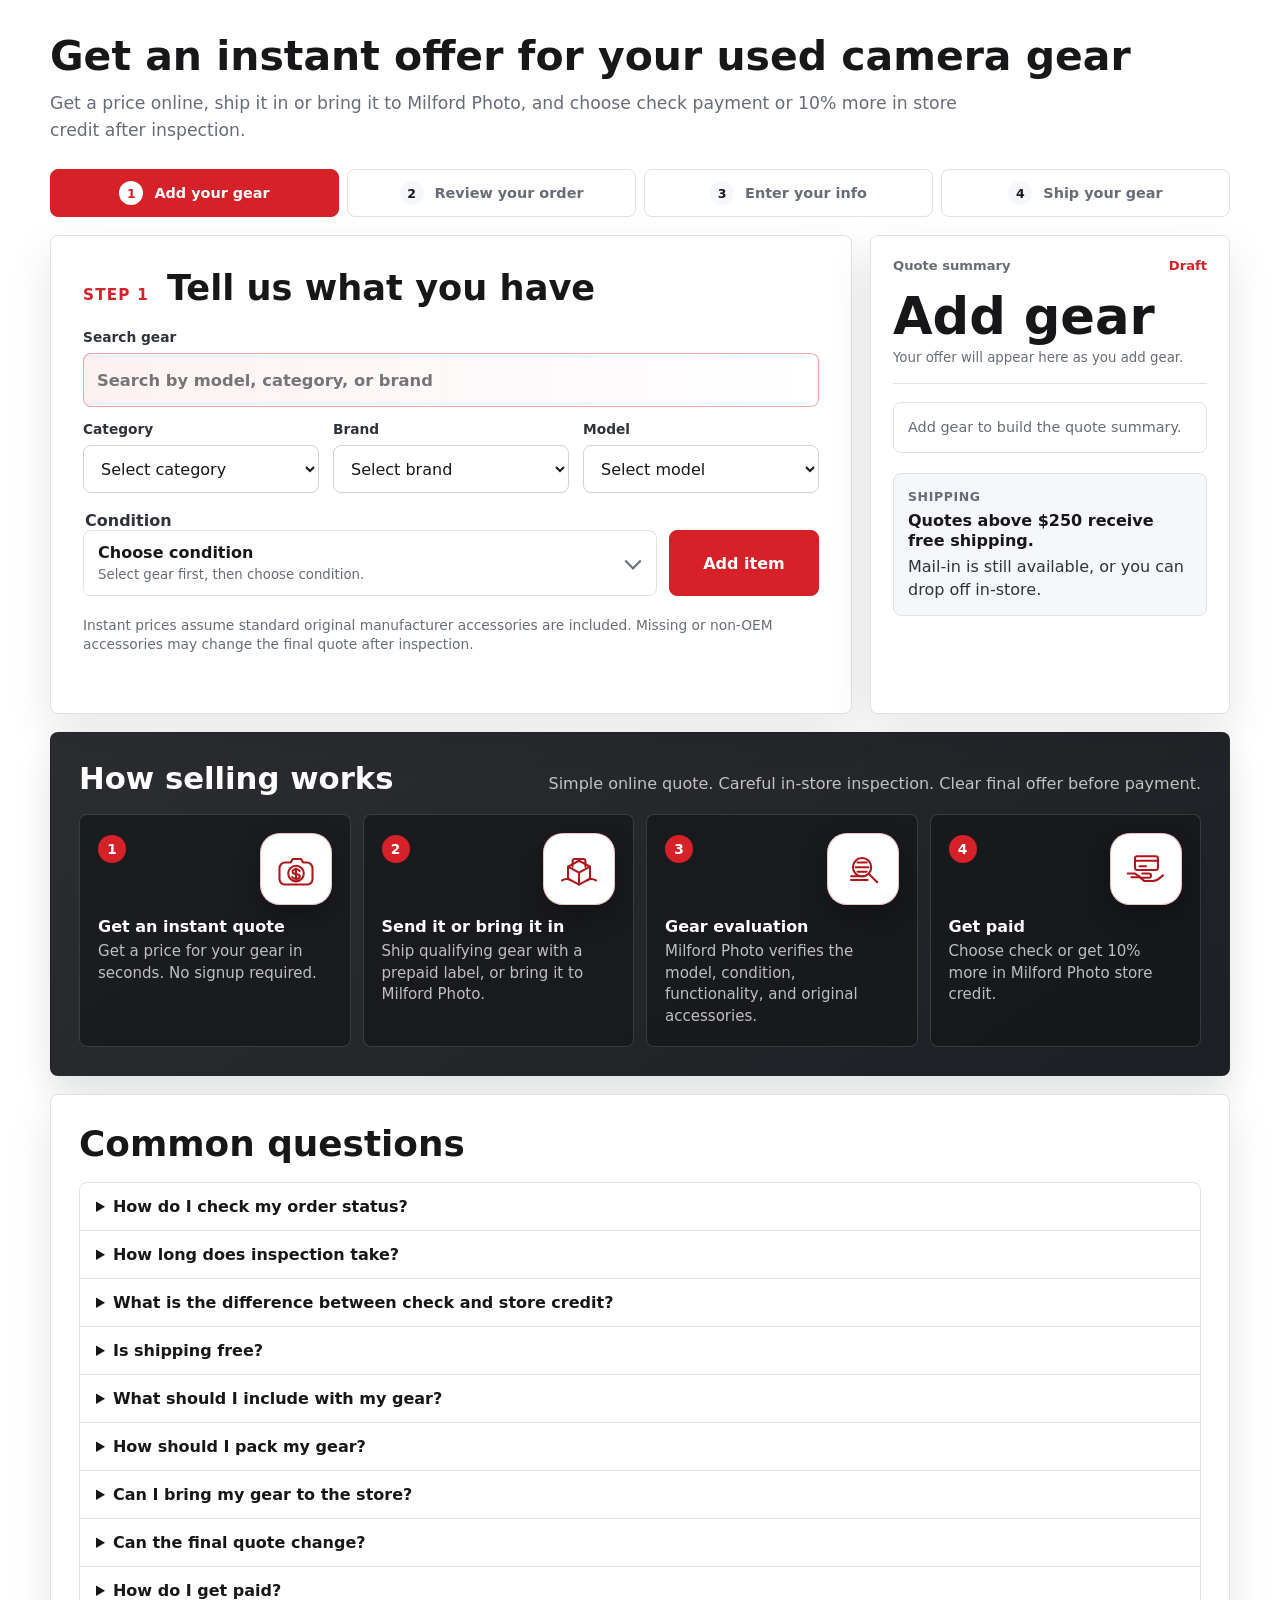
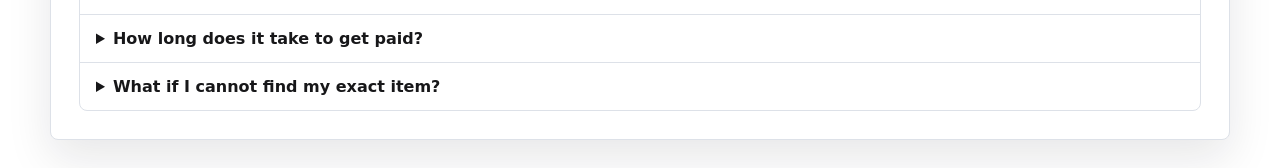
<file: index.html>
<!doctype html>
<html lang="en">
  <head>
    <meta charset="utf-8" />
    <meta name="viewport" content="width=device-width, initial-scale=1" />
    <title>Milford Photo Used Gear Quote</title>
    <meta name="description" content="Milford Photo used equipment quote widget." />
    <meta name="robots" content="noindex,nofollow" />
    <link rel="icon" href="data:," />
    <link rel="stylesheet" href="./styles.css?v=20260618-summary-credit" />
  </head>
  <body>
    <main class="mp-used-app" id="app">
      <section class="shell" aria-labelledby="app-title">
        <header class="hero">
          <div>
            <h1 id="app-title">Get an instant offer for your used camera gear</h1>
            <p class="intro" id="app-intro">
              Get a price online, ship it in or bring it to Milford Photo, and choose check payment or 10% more in store credit after inspection.
            </p>
          </div>
        </header>

        <nav class="steps" aria-label="Quote steps">
          <button class="step is-active" type="button" data-step-target="gear"><span>1</span> Add your gear</button>
          <button class="step" type="button" data-step-target="quote"><span>2</span> Review your order</button>
          <button class="step" type="button" data-step-target="details"><span>3</span> Enter your info</button>
          <button class="step" type="button" data-step-target="done"><span>4</span> <b id="step-done-label">Ship your gear</b></button>
        </nav>

        <div class="layout">
          <section class="work-panel" aria-live="polite">
            <form class="gear-form form-step is-active" data-step="gear" id="gear-form">
              <div class="section-heading gear-heading">
                <div>
                  <p>Step 1</p>
                  <h2>Tell us what you have</h2>
                </div>
              </div>

              <label class="field gear-search-field">
                <span>Search gear</span>
                <input id="gear-search" autocomplete="off" placeholder="Search by model, category, or brand" />
                <datalist id="gear-search-options"></datalist>
                <div class="gear-search-results" id="gear-search-results" hidden></div>
              </label>

              <div class="three-col">
                <label class="field">
                  <span>Category</span>
                  <select id="category"></select>
                </label>
                <label class="field">
                  <span>Brand</span>
                  <select id="brand"></select>
                </label>
                <label class="field">
                  <span>Model</span>
                  <select id="model"></select>
                </label>
              </div>

              <div class="manual-fields" id="manual-fields" hidden>
                <div class="two-col">
                  <label class="field">
                    <span>Brand name</span>
                    <input id="manual-brand" autocomplete="off" placeholder="Example: Leica" />
                  </label>
                  <label class="field">
                    <span>Model name</span>
                    <input id="manual-model" autocomplete="off" placeholder="Example: M6 body" />
                  </label>
                </div>
              </div>

              <label class="field" id="mount-field" hidden>
                <span>Lens mount</span>
                <select id="lens-mount">
                  <option value="">Select mount</option>
                </select>
              </label>

              <fieldset class="condition-picker">
                <legend>Condition</legend>
                <div class="condition-action-row">
                  <button
                    class="condition-picker-toggle"
                    type="button"
                    id="condition-picker-toggle"
                    aria-expanded="false"
                    aria-controls="condition-options"
                  >
                    <span id="condition-picker-label">Choose condition</span>
                    <small id="condition-picker-summary">Required to see the item offer.</small>
                  </button>
                  <button class="primary-action add-item-action" type="button" id="add-item">Add item</button>
                </div>

                <div class="condition-options" id="condition-options" hidden>
                  <label class="choice-card condition-option-card">
                    <input type="radio" name="condition" value="like_new" />
                    <strong>Like New</strong>
                    <span>Very clean with little to no visible wear. Fully working.</span>
                  </label>
                  <label class="choice-card condition-option-card">
                    <input type="radio" name="condition" value="excellent" />
                    <strong>Excellent</strong>
                    <span>Light normal use. Minor cosmetic marks, fully working.</span>
                  </label>
                  <label class="choice-card condition-option-card">
                    <input type="radio" name="condition" value="good" />
                    <strong>Good</strong>
                    <span>Visible wear from regular use, but no major problems.</span>
                  </label>
                  <label class="choice-card condition-option-card">
                    <input type="radio" name="condition" value="well_used" />
                    <strong>Well Used</strong>
                    <span>Heavy cosmetic wear, but in good working order.</span>
                  </label>
                  <label class="choice-card condition-option-card">
                    <input type="radio" name="condition" value="heavily_used" />
                    <strong>Heavily Used</strong>
                    <span>Damaged, incomplete, uncertain operation, or needs staff review.</span>
                  </label>
                  <button class="text-action condition-guide-trigger" type="button" id="condition-guide-open">
                    Open full condition guide
                  </button>
                </div>
              </fieldset>

              <div class="check-grid price-assumption" id="included-items-fieldset" aria-live="polite">
                <div id="included-items"></div>
              </div>

              <div class="form-actions">
                <button class="primary-action" type="button" id="get-quote">Review offer</button>
              </div>
            </form>

            <section class="form-step" data-step="quote" id="quote-step">
              <div class="section-heading">
                <p>Step 2</p>
                <h2>Review the offer</h2>
              </div>

              <div class="quote-results" id="quote-results"></div>
              <div class="quote-message" id="quote-message"></div>

              <div class="form-actions">
                <button class="secondary-action" type="button" data-step-target="gear">Add gear</button>
                <button class="primary-action" type="button" data-step-target="details" id="accept-quote">Continue</button>
              </div>
            </section>

            <form class="form-step" data-step="details" id="submit-form">
              <div class="section-heading">
                <p>Step 3</p>
                <h2>Send this to Milford Photo</h2>
              </div>

              <section class="details-group" aria-labelledby="contact-details-title">
                <h3 id="contact-details-title">Customer information</h3>
                <div class="two-col">
                  <label class="field">
                    <span>First name</span>
                    <input id="seller-first-name" autocomplete="given-name" required />
                  </label>
                  <label class="field">
                    <span>Last name</span>
                    <input id="seller-last-name" autocomplete="family-name" required />
                  </label>
                </div>

                <label class="field">
                  <span>Street address</span>
                  <input id="street" autocomplete="street-address" required />
                </label>

                <div class="address-fields" id="address-fields">
                  <div class="three-col">
                    <label class="field">
                      <span>City</span>
                      <input id="city" autocomplete="address-level2" required />
                    </label>
                    <label class="field">
                      <span>State</span>
                      <input id="state" maxlength="2" autocomplete="address-level1" required />
                    </label>
                    <label class="field">
                      <span>ZIP</span>
                      <input id="zip" autocomplete="postal-code" required />
                    </label>
                  </div>
                </div>

                <div class="two-col">
                  <label class="field">
                    <span>Email</span>
                    <input id="seller-email" inputmode="email" autocomplete="email" pattern="[^@\s]+@[^@\s]+\.[^@\s]+" required />
                  </label>
                  <label class="field">
                    <span>Phone</span>
                    <input id="seller-phone" type="tel" autocomplete="tel" required />
                  </label>
                </div>
              </section>

              <fieldset class="delivery-grid">
                <legend>Delivery</legend>
                <label class="choice-card">
                  <input type="radio" name="delivery" value="ship" checked />
                  <strong>Mail it in</strong>
                  <span id="mail-option-copy">Use a prepaid label when the quote qualifies. Labels are valid for 7 days.</span>
                </label>
                <label class="choice-card">
                  <input type="radio" name="delivery" value="dropoff" />
                  <strong>Bring it to the store</strong>
                  <span>Use the same quote with a Milford Photo specialist.</span>
                </label>
              </fieldset>

              <div class="parcel-fields" id="parcel-fields" hidden>
                <div class="three-col">
                  <label class="field">
                    <span>Length</span>
                    <input id="parcel-length" type="number" min="1" placeholder="in." />
                  </label>
                  <label class="field">
                    <span>Width</span>
                    <input id="parcel-width" type="number" min="1" placeholder="in." />
                  </label>
                  <label class="field">
                    <span>Height</span>
                    <input id="parcel-height" type="number" min="1" placeholder="in." />
                  </label>
                </div>
                <label class="field">
                  <span>Weight</span>
                  <input id="parcel-weight" type="number" min="1" step="0.1" placeholder="lb." />
                </label>
              </div>

              <section class="shipping-review-card" id="shipping-review-card" aria-labelledby="shipping-review-title" hidden>
                <div class="shipping-review-heading">
                  <div>
                    <p>Before we create the label</p>
                    <h3 id="shipping-review-title">Confirm your information</h3>
                  </div>
                  <button class="text-action" type="button" id="edit-shipping-details">Edit</button>
                </div>
                <p class="shipping-review-copy">Milford Photo will use this address for your prepaid label, mailed payments, and any gear that needs to be returned.</p>
                <dl class="shipping-review-list">
                  <div class="shipping-review-address">
                    <dt>Address</dt>
                    <dd id="shipping-review-address">-</dd>
                  </div>
                  <div>
                    <dt>Email</dt>
                    <dd id="shipping-review-email">-</dd>
                  </div>
                  <div>
                    <dt>Phone</dt>
                    <dd id="shipping-review-phone">-</dd>
                  </div>
                </dl>
                <label class="shipping-confirmation">
                  <input id="shipping-confirmed" type="checkbox" />
                  <span>I confirm this is the address I will ship from and where I would like a payment sent.</span>
                </label>
              </section>

              <div class="form-actions">
                <button class="secondary-action" type="button" data-step-target="quote">Back</button>
                <button class="primary-action" type="submit" id="submit-quote">Ship your gear</button>
              </div>
            </form>

            <section class="form-step" data-step="done" id="done-step">
              <div class="done-panel">
                <p class="done-reference" id="done-reference">Quote received</p>
                <h2 id="done-title">Next steps for your quote</h2>
                <p id="done-copy"></p>
                <div class="done-actions" id="done-actions" aria-label="Quote documents">
                  <button class="secondary-action" type="button" id="print-quote">Print packing quote</button>
                  <a class="label-link" id="label-link" href="#" target="_blank" rel="noreferrer" hidden>Print shipping label</a>
                </div>
                <div class="done-next-steps" id="done-next-steps"></div>
              </div>
            </section>
          </section>

          <aside class="summary-panel" aria-label="Quote summary">
            <div class="summary-header">
              <span>Quote summary</span>
              <strong id="quote-ref">Draft</strong>
            </div>

            <div class="summary-price">
              <span id="summary-cash">Add gear</span>
              <small id="summary-subtitle">Your offer will appear here as you add gear.</small>
            </div>

            <div class="cart-list" id="cart-list"></div>

            <section class="summary-shipping-status" id="summary-shipping-status" aria-live="polite">
              <span id="summary-shipping-label">Shipping</span>
              <strong id="summary-shipping-title">Quotes above $250 receive free shipping.</strong>
              <p id="summary-shipping-copy">Mail-in is still available, or you can drop off in-store.</p>
            </section>

            <div class="status-panel" id="status-panel" role="status" aria-live="polite"></div>
          </aside>
        </div>

        <section class="quick-steps-panel" aria-labelledby="quick-steps-title">
          <div class="quick-steps-heading">
            <h2 id="quick-steps-title">How selling works</h2>
            <p>Simple online quote. Careful in-store inspection. Clear final offer before payment.</p>
          </div>
          <div class="quick-steps-grid">
            <article>
              <div class="quick-step-media" aria-hidden="true">
                <span class="quick-step-number">1</span>
                <svg class="quick-step-icon" viewBox="0 0 48 48" focusable="false">
                  <path d="M12 17h6l2.6-4h8.8l2.6 4h4a6 6 0 0 1 6 6v12a6 6 0 0 1-6 6H12a6 6 0 0 1-6-6V23a6 6 0 0 1 6-6Z"></path>
                  <circle cx="24" cy="29" r="8.5"></circle>
                  <path d="M24 23.5v11"></path>
                  <path d="M28 26.2c-.8-1.4-2.4-2.1-4.1-2-2.2.1-3.7 1.2-3.7 2.8 0 4.1 8 .9 8 5 0 1.7-1.6 2.9-4 2.9-1.8 0-3.4-.7-4.4-2"></path>
                </svg>
              </div>
              <div class="quick-step-copy">
                <h3>Get an instant quote</h3>
                <p>Get a price for your gear in seconds. No signup required.</p>
              </div>
            </article>
            <article>
              <div class="quick-step-media" aria-hidden="true">
                <span class="quick-step-number">2</span>
                <svg class="quick-step-icon" viewBox="0 0 48 48" focusable="false">
                  <path d="M12 21.5 24 15l12 6.5-12 6.5-12-6.5Z"></path>
                  <path d="M12 21.5v13L24 41l12-6.5v-13"></path>
                  <path d="M24 28v13"></path>
                  <path d="M17 21.5v-6.2a2.3 2.3 0 0 1 2.3-2.3h9.4a2.3 2.3 0 0 1 2.3 2.3v6.2"></path>
                  <path d="M5.5 36.5c3.2-2 6.3-2.1 9.5-.2"></path>
                  <path d="M42.5 36.5c-3.2-2-6.3-2.1-9.5-.2"></path>
                </svg>
              </div>
              <div class="quick-step-copy">
                <h3>Send it or bring it in</h3>
                <p>Ship qualifying gear with a prepaid label, or bring it to Milford Photo.</p>
              </div>
            </article>
            <article>
              <div class="quick-step-media" aria-hidden="true">
                <span class="quick-step-number">3</span>
                <svg class="quick-step-icon" viewBox="0 0 48 48" focusable="false">
                  <circle cx="23" cy="22" r="10"></circle>
                  <path d="m30.5 29.5 9 9"></path>
                  <path d="M11 32h14"></path>
                  <path d="M11 36h18"></path>
                  <path d="M16 22h14"></path>
                  <path d="M18 17h10"></path>
                  <path d="M18 27h10"></path>
                </svg>
              </div>
              <div class="quick-step-copy">
                <h3>Gear evaluation</h3>
                <p>Milford Photo verifies the model, condition, functionality, and original accessories.</p>
              </div>
            </article>
            <article>
              <div class="quick-step-media" aria-hidden="true">
                <span class="quick-step-number">4</span>
                <svg class="quick-step-icon" viewBox="0 0 48 48" focusable="false">
                  <rect x="12" y="10" width="25" height="15" rx="2.5"></rect>
                  <path d="M12 15h25"></path>
                  <path d="M17 21h7"></path>
                  <path d="M8 33h9l5 4h9.5c2.2 0 4.6-.8 6.3-2.2l4.7-3.8"></path>
                  <path d="M4 29h8l6.5 4.5H27c1.5 0 2.5-.9 2.5-2.1S28.5 29 27 29h-7"></path>
                </svg>
              </div>
              <div class="quick-step-copy">
                <h3>Get paid</h3>
                <p>Choose check or get 10% more in Milford Photo store credit.</p>
              </div>
            </article>
          </div>
        </section>

        <section class="sell-info-panel" aria-labelledby="sell-faq-title">
          <div class="sell-info-heading">
            <h2 id="sell-faq-title">Common questions</h2>
          </div>

          <div class="sell-faq">
            <details>
              <summary>How do I check my order status?</summary>
              <p>Use the <a href="./quote-status.html">Check order status</a> page with your quote number and email address to get a secure status link.</p>
            </details>
            <details>
              <summary>How long does inspection take?</summary>
              <p>Your gear is typically evaluated within 1-2 business days after it arrives at Milford Photo. When evaluation is complete, you will receive an email with your final quote.</p>
            </details>
            <details>
              <summary>What is the difference between check and store credit?</summary>
              <p>The dollar offer is the amount Milford Photo can pay by check after inspection. Store credit gives you 10% more and is available right after your final quote is accepted, so you can use it toward a Milford Photo purchase without waiting for a mailed check.</p>
            </details>
            <details>
              <summary>Is shipping free?</summary>
              <p>Qualifying quotes receive a prepaid inbound shipping label by email. The quote and shipping label are valid for 7 days.</p>
            </details>
            <details>
              <summary>What should I include with my gear?</summary>
              <p>Send the gear, battery, charger, caps, hoods, straps, cables, and other standard original manufacturer accessories when applicable. Missing original accessories may change the final quote.</p>
            </details>
            <details>
              <summary>How should I pack my gear?</summary>
              <p>Pack each item securely with padding so it cannot move inside the box. If you mail your gear, print the quote page and place it inside the box so Milford Photo can match the shipment to your quote.</p>
            </details>
            <details>
              <summary>Can I bring my gear to the store?</summary>
              <p>Yes. Choose the store dropoff option and bring the gear to Milford Photo. Staff can use the same quote to check in and evaluate the items at the counter.</p>
            </details>
            <details>
              <summary>Can the final quote change?</summary>
              <p>Yes. Milford Photo verifies condition, exact model, working condition, and included original manufacturer accessories when your gear arrives. If the condition is different from quoted or original accessories are missing, you will receive a new quote that you can either accept or decline and have the gear returned to you.</p>
            </details>
            <details>
              <summary>How do I get paid?</summary>
              <p>After Milford Photo evaluates your gear, you will receive a final quote by email. Once you accept it, you can choose how you would like to be paid and enter your payment details.</p>
            </details>
            <details>
              <summary>How long does it take to get paid?</summary>
              <p>Store credit is available right after your final quote is accepted. If you choose check, Milford Photo mails it within 1-2 business days after the accepted gear is processed.</p>
            </details>
            <details>
              <summary>What if I cannot find my exact item?</summary>
              <p>Choose the closest match only if it is the same model. If the item is not listed, select the manual review or other option and Milford Photo can review it directly.</p>
            </details>
          </div>
        </section>
      </section>
    </main>

    <div class="modal-backdrop" id="condition-guide-modal" hidden>
      <section class="condition-guide-modal" role="dialog" aria-modal="true" aria-labelledby="condition-guide-title">
        <button class="modal-close" type="button" id="condition-guide-close" aria-label="Close condition guide">x</button>
        <p class="brand-line">Condition guide</p>
        <h2 id="condition-guide-title">Choose the closest condition</h2>
        <p class="condition-guide-intro">
          Pick the option that best matches the gear today. Milford Photo will confirm the final condition during inspection.
        </p>
        <div class="condition-guide-list">
          <article>
            <h3>Like New</h3>
            <p>Very clean with little to no visible wear. Fully working with clean glass, sensor, and controls.</p>
          </article>
          <article>
            <h3>Excellent</h3>
            <p>Light normal use. Minor cosmetic marks are okay as long as everything works properly.</p>
          </article>
          <article>
            <h3>Good</h3>
            <p>Noticeable wear from regular use, but fully usable with no major functional problems.</p>
          </article>
          <article>
            <h3>Well Used</h3>
            <p>Heavy cosmetic wear from regular use, but in good working order with no major functional problems.</p>
          </article>
          <article>
            <h3>Heavily Used</h3>
            <p>Damaged, incomplete, uncertain operation, or needs staff review before a final offer.</p>
          </article>
        </div>
      </section>
    </div>

    <script src="./catalog-canon.js?v=20260610-condition-required"></script>
    <script src="./catalog-nikon.js?v=20260610-condition-required"></script>
    <script src="./catalog-sony-fuji-oly.js?v=20260610-condition-required"></script>
    <script src="./catalog-panasonic-pentax-third-party.js?v=20260610-condition-required"></script>
    <script src="./catalog-leica-hasselblad.js?v=20260610-condition-required"></script>
    <script src="./catalog-modern-supplement.js?v=20260610-condition-required"></script>
    <script src="./catalog.js?v=20260610-condition-required"></script>
    <script src="./product-images.js?v=20260616-product-images-cleanup-2"></script>
    <script src="./app.js?v=20260619-image-print-fix"></script>
  </body>
</html>
</file>
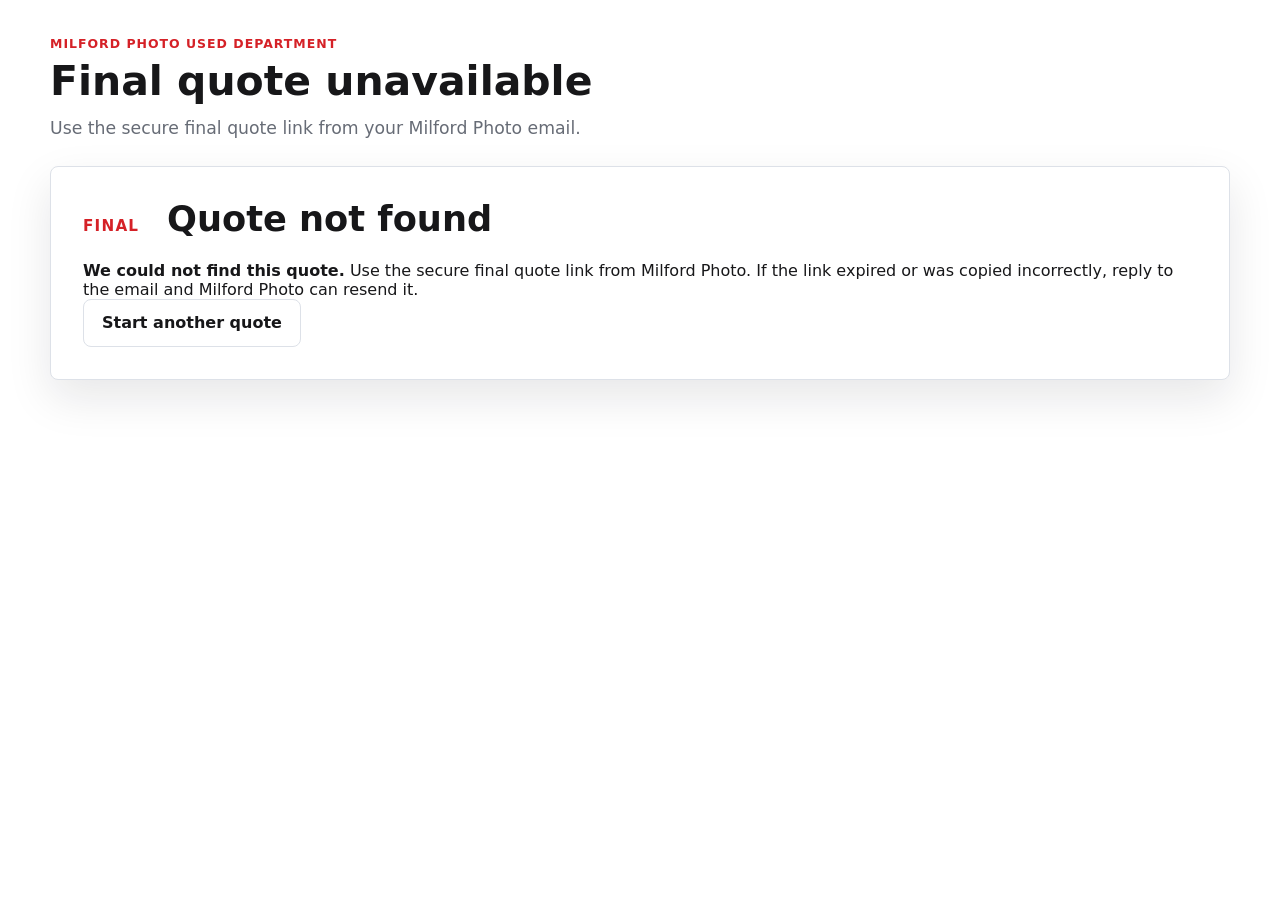
<file: final-quote.html>
<!doctype html>
<html lang="en">
  <head>
    <meta charset="utf-8" />
    <meta name="viewport" content="width=device-width, initial-scale=1" />
    <title>Milford Photo Final Used Gear Quote</title>
    <meta name="description" content="Review and accept a Milford Photo used equipment final quote." />
    <link rel="stylesheet" href="./styles.css?v=20260618-final-quote-decision-polish" />
  </head>
  <body>
    <main class="mp-used-app final-quote-app">
      <section class="shell" aria-labelledby="final-title">
        <header class="hero final-hero">
          <div>
            <p class="brand-line">Milford Photo Used Department</p>
            <h1 id="final-title">Review your final quote</h1>
            <p class="intro" id="final-intro">
              Choose which items you want to sell to Milford Photo and which items you would like returned.
            </p>
          </div>
        </header>

        <div class="final-layout">
          <section class="work-panel final-panel" id="final-panel" aria-live="polite">
            <div class="final-loading">
              <p class="brand-line">Loading quote</p>
              <h2>Looking up your final offer</h2>
              <p>Use the link from your Milford Photo email. The quote number should appear at the end of the URL.</p>
            </div>
          </section>

        </div>
      </section>
    </main>

    <script src="./product-images.js?v=20260616-product-images-cleanup-2"></script>
    <script src="./final-quote.js?v=20260619-final-decision-parser"></script>
  </body>
</html>
</file>
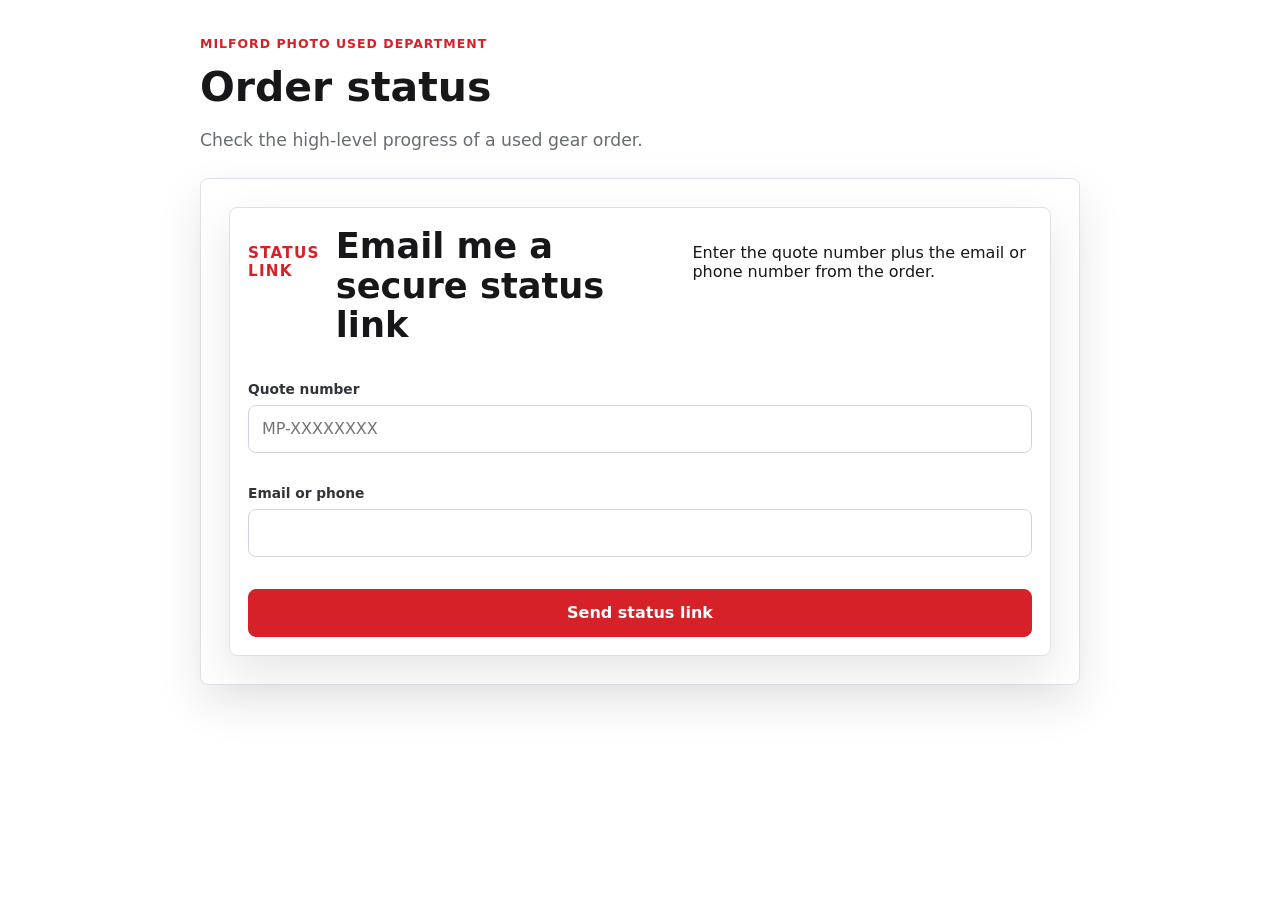
<file: quote-status.html>
<!doctype html>
<html lang="en">
  <head>
    <meta charset="utf-8" />
    <meta name="viewport" content="width=device-width, initial-scale=1" />
    <title>Milford Photo Order Status</title>
    <meta name="description" content="Check the status of a Milford Photo used gear order." />
    <meta name="robots" content="noindex,nofollow" />
    <link rel="icon" href="data:," />
    <link rel="stylesheet" href="./styles.css?v=20260614-shipping-confirmation" />
  </head>
  <body>
    <main class="mp-used-app quote-status-app">
      <section class="shell quote-status-shell" aria-labelledby="quote-status-title">
        <header class="hero quote-status-hero">
          <p class="brand-line">Milford Photo Used Department</p>
          <h1 id="quote-status-title">Order status</h1>
          <p class="intro">Check the high-level progress of a used gear order.</p>
        </header>
        <section class="quote-status-panel" id="quote-status-panel" aria-live="polite">
          <p>Loading order status...</p>
        </section>
      </section>
    </main>
    <script src="./quote-status.js?v=20260614-shipping-confirmation"></script>
  </body>
</html>
</file>
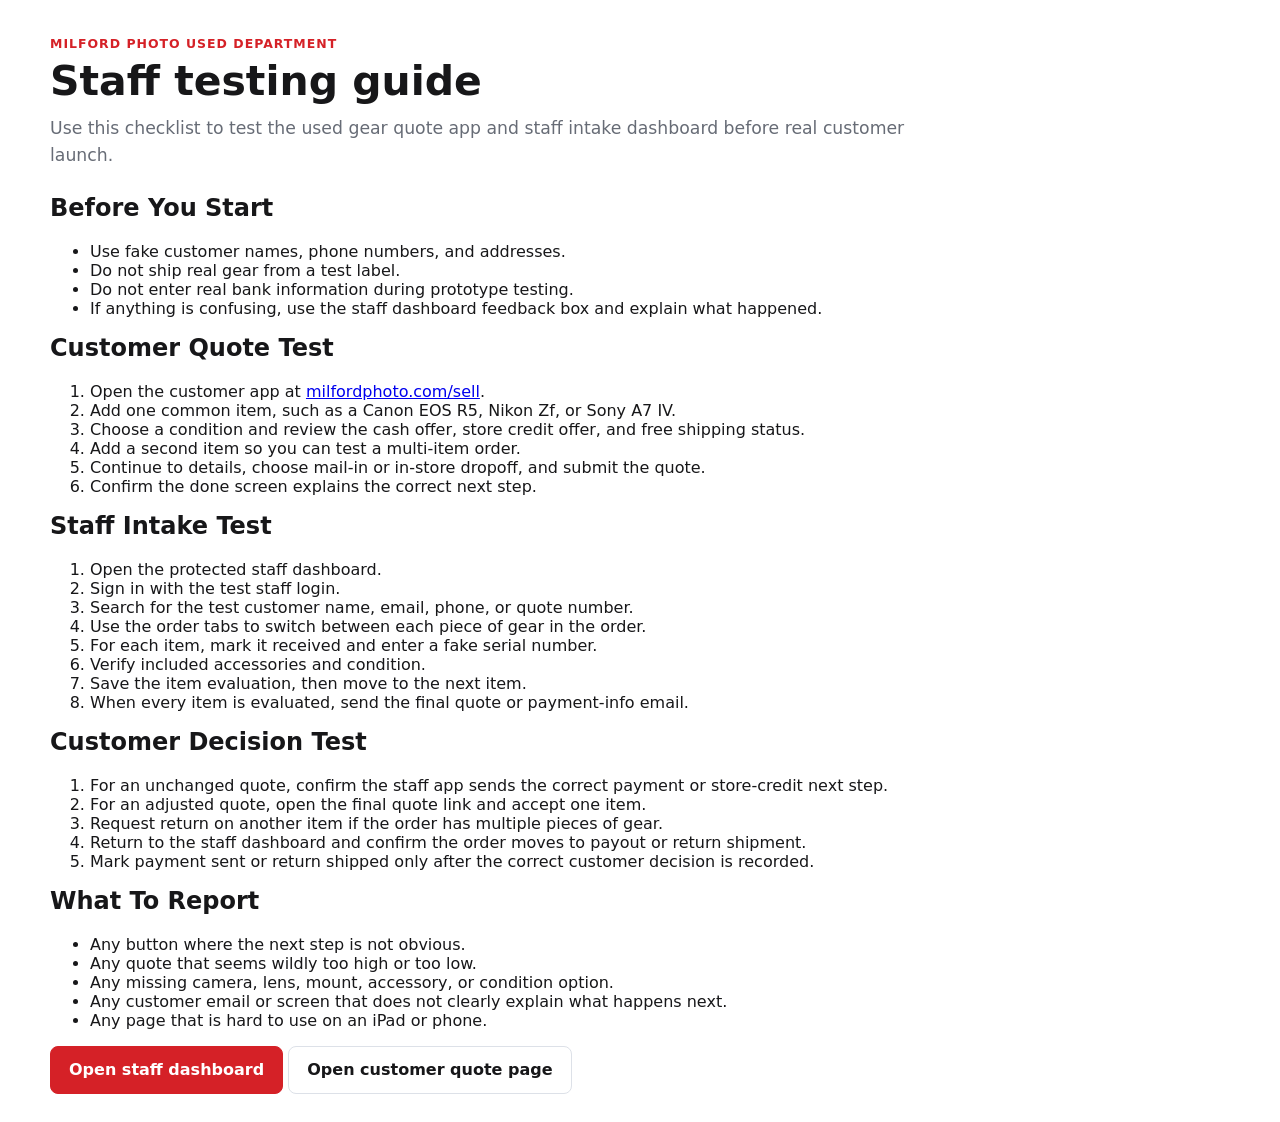
<file: staff-testing-guide.html>
<!doctype html>
<html lang="en">
  <head>
    <meta charset="utf-8" />
    <meta name="viewport" content="width=device-width, initial-scale=1" />
    <title>Milford Photo Staff Testing Guide</title>
    <meta name="description" content="Step-by-step testing guide for the Milford Photo used gear prototype." />
    <link rel="stylesheet" href="./styles.css" />
  </head>
  <body>
    <main class="mp-used-app">
      <section class="shell guide-shell" aria-labelledby="guide-title">
        <header class="hero">
          <p class="brand-line">Milford Photo Used Department</p>
          <h1 id="guide-title">Staff testing guide</h1>
          <p class="intro">Use this checklist to test the used gear quote app and staff intake dashboard before real customer launch.</p>
        </header>

        <section class="guide-panel">
          <h2>Before You Start</h2>
          <ul>
            <li>Use fake customer names, phone numbers, and addresses.</li>
            <li>Do not ship real gear from a test label.</li>
            <li>Do not enter real bank information during prototype testing.</li>
            <li>If anything is confusing, use the staff dashboard feedback box and explain what happened.</li>
          </ul>
        </section>

        <section class="guide-panel">
          <h2>Customer Quote Test</h2>
          <ol>
            <li>Open the customer app at <a href="https://milfordphoto.com/sell" target="_blank" rel="noreferrer">milfordphoto.com/sell</a>.</li>
            <li>Add one common item, such as a Canon EOS R5, Nikon Zf, or Sony A7 IV.</li>
            <li>Choose a condition and review the cash offer, store credit offer, and free shipping status.</li>
            <li>Add a second item so you can test a multi-item order.</li>
            <li>Continue to details, choose mail-in or in-store dropoff, and submit the quote.</li>
            <li>Confirm the done screen explains the correct next step.</li>
          </ol>
        </section>

        <section class="guide-panel">
          <h2>Staff Intake Test</h2>
          <ol>
            <li>Open the protected staff dashboard.</li>
            <li>Sign in with the test staff login.</li>
            <li>Search for the test customer name, email, phone, or quote number.</li>
            <li>Use the order tabs to switch between each piece of gear in the order.</li>
            <li>For each item, mark it received and enter a fake serial number.</li>
            <li>Verify included accessories and condition.</li>
            <li>Save the item evaluation, then move to the next item.</li>
            <li>When every item is evaluated, send the final quote or payment-info email.</li>
          </ol>
        </section>

        <section class="guide-panel">
          <h2>Customer Decision Test</h2>
          <ol>
            <li>For an unchanged quote, confirm the staff app sends the correct payment or store-credit next step.</li>
            <li>For an adjusted quote, open the final quote link and accept one item.</li>
            <li>Request return on another item if the order has multiple pieces of gear.</li>
            <li>Return to the staff dashboard and confirm the order moves to payout or return shipment.</li>
            <li>Mark payment sent or return shipped only after the correct customer decision is recorded.</li>
          </ol>
        </section>

        <section class="guide-panel">
          <h2>What To Report</h2>
          <ul>
            <li>Any button where the next step is not obvious.</li>
            <li>Any quote that seems wildly too high or too low.</li>
            <li>Any missing camera, lens, mount, accessory, or condition option.</li>
            <li>Any customer email or screen that does not clearly explain what happens next.</li>
            <li>Any page that is hard to use on an iPad or phone.</li>
          </ul>
        </section>

        <section class="guide-panel guide-links">
          <a class="primary-action" href="https://milford-used-gear-system-mvp.milfordphoto.workers.dev/staff">Open staff dashboard</a>
          <a class="secondary-action" href="https://milfordphoto.com/sell">Open customer quote page</a>
        </section>
      </section>
    </main>
  </body>
</html>
</file>
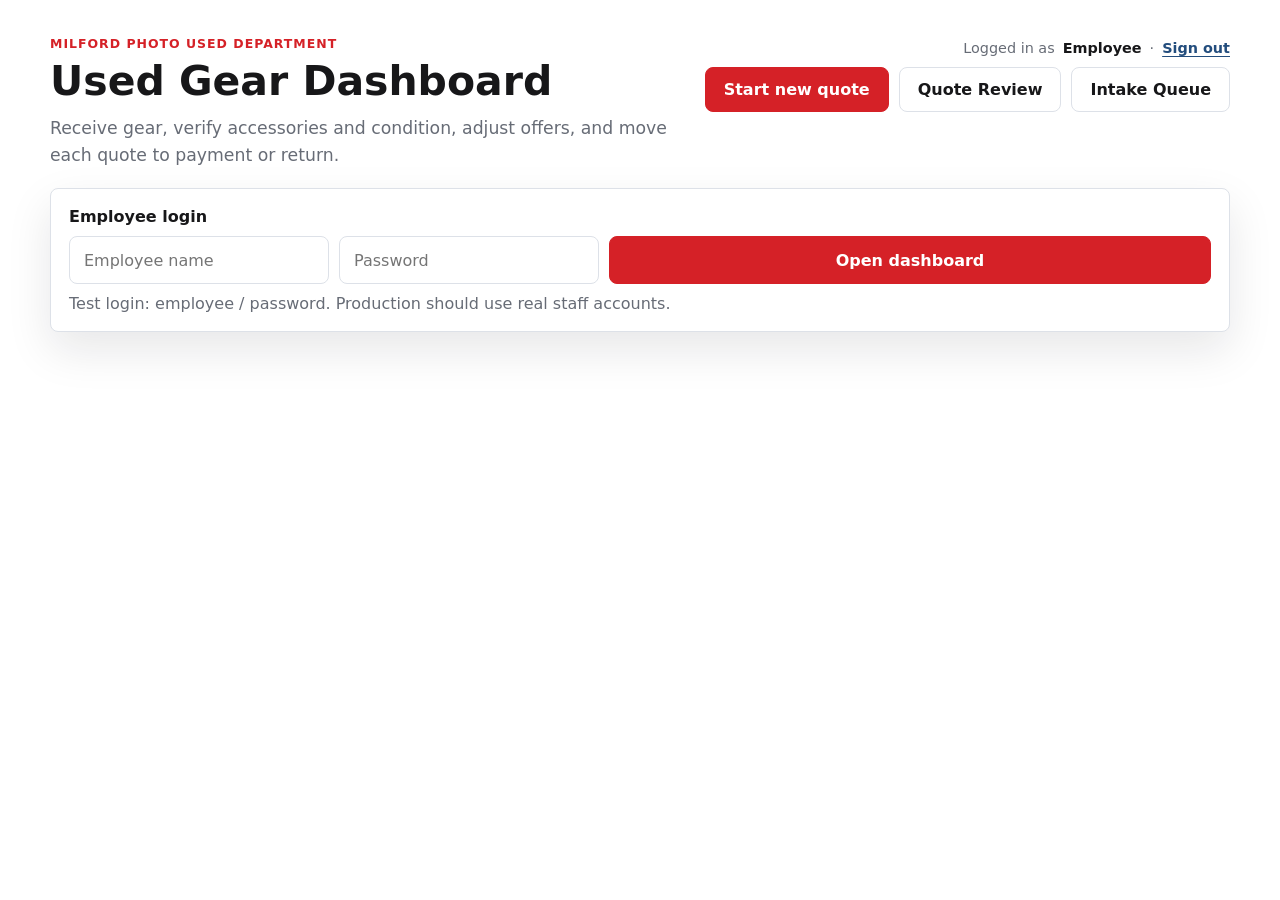
<file: staff.html>
<!doctype html>
<html lang="en">
  <head>
    <meta charset="utf-8" />
    <meta name="viewport" content="width=device-width, initial-scale=1" />
    <title>Milford Photo Used Gear Intake Dashboard</title>
    <meta name="description" content="Milford Photo used equipment staff intake dashboard." />
    <meta name="robots" content="noindex,nofollow" />
    <link rel="stylesheet" href="./styles.css?v=20260623-manual-review-docs" />
  </head>
  <body>
    <main class="mp-used-app staff-app">
      <section class="shell" aria-labelledby="staff-title">
        <header class="hero staff-hero">
          <div>
            <p class="brand-line">Milford Photo Used Department</p>
            <h1 id="staff-title">Used Gear Dashboard</h1>
            <p class="intro">Receive gear, verify accessories and condition, adjust offers, and move each quote to payment or return.</p>
          </div>
          <nav class="staff-header-actions" aria-label="Staff dashboard actions">
            <span class="staff-current-user">
              Logged in as <strong>Employee</strong>
              <span class="staff-user-separator" aria-hidden="true">·</span>
              <a class="staff-sign-out-link" href="/api/staff/logout">Sign out</a>
            </span>
            <span class="staff-header-buttons">
              <button class="primary-action" type="button" id="start-staff-intake">Start new quote</button>
              <button class="secondary-action" type="button" id="open-quote-review">Quote Review</button>
              <button class="secondary-action" type="button" id="open-intake-queue">Intake Queue</button>
            </span>
          </nav>
        </header>

        <section class="staff-login" id="staff-login">
          <label for="staff-username">Employee login</label>
          <div class="staff-login-row">
            <input id="staff-username" autocomplete="username" placeholder="Employee name" />
            <input id="staff-password" type="password" autocomplete="current-password" placeholder="Password" />
            <button class="primary-action" type="button" id="load-records">Open dashboard</button>
          </div>
          <p>Test login: employee / password. Production should use real staff accounts.</p>
        </section>

        <section class="staff-workspace" id="staff-workspace" hidden>
          <aside class="staff-queue" aria-label="Quote queue">
            <div class="staff-toolbar">
              <div>
                <strong id="record-count">No quotes loaded</strong>
                <span id="staff-status"></span>
                <a class="staff-bug-report-link" id="staff-bug-report-link" href="mailto:mikewilson.filmmaker@gmail.com?subject=Used%20gear%20bug%20report" target="_blank" rel="noreferrer">Report bug</a>
              </div>
              <div class="staff-toolbar-actions">
                <button class="secondary-action staff-history-action" type="button" id="staff-undo" disabled>Undo</button>
                <button class="secondary-action staff-history-action" type="button" id="staff-redo" disabled>Redo</button>
                <button class="secondary-action" type="button" id="refresh-records">Refresh</button>
              </div>
            </div>
            <div class="staff-filter-row" role="tablist" aria-label="Queue filters">
              <button class="staff-filter is-active" type="button" data-filter="active">Active</button>
              <button class="staff-filter" type="button" data-filter="manual">Quote Review</button>
              <button class="staff-filter" type="button" data-filter="received">Received</button>
              <button class="staff-filter" type="button" data-filter="done">Done</button>
            </div>
            <button class="secondary-action staff-small-action" type="button" id="open-pricing-review">Open pricing review</button>
            <div class="staff-record-list" id="records-list" aria-live="polite"></div>
          </aside>

          <section class="staff-detail" id="staff-detail" aria-live="polite">
            <div class="empty-detail">
              <p class="brand-line">Select a quote</p>
              <h2>Choose a quote from the queue</h2>
              <p>Staff will receive the gear, check included items, verify condition, adjust the final offer, and move the quote to payment or return.</p>
            </div>
          </section>
        </section>
      </section>
    </main>

    <script src="./catalog-canon.js?v=20260607-email-sender-fix"></script>
    <script src="./catalog-nikon.js?v=20260607-email-sender-fix"></script>
    <script src="./catalog-sony-fuji-oly.js?v=20260607-email-sender-fix"></script>
    <script src="./catalog-panasonic-pentax-third-party.js?v=20260607-email-sender-fix"></script>
    <script src="./catalog-leica-hasselblad.js?v=20260607-email-sender-fix"></script>
    <script src="./catalog-modern-supplement.js?v=20260607-email-sender-fix"></script>
    <script src="./catalog.js?v=20260607-email-sender-fix"></script>
    <script src="./product-images.js?v=20260616-product-images-cleanup-2"></script>
    <script src="./staff.js?v=20260623-manual-review-docs"></script>
  </body>
</html>
</file>
<file: styles.css>
:root {
  --mp-red: #d52127;
  --mp-red-dark: #ad161b;
  --ink: #171719;
  --ink-soft: #30333a;
  --muted: #676c76;
  --line: #dde1e8;
  --soft: #f5f7fa;
  --surface: #ffffff;
  --blue: #234d7d;
  --green: #147a50;
  --amber: #a35b00;
  --shadow: 0 18px 45px rgba(18, 24, 34, 0.1);
  --radius: 8px;
  color-scheme: light;
  font-family:
    Inter, ui-sans-serif, system-ui, -apple-system, BlinkMacSystemFont, "Segoe UI",
    sans-serif;
}

* {
  box-sizing: border-box;
}

[hidden] {
  display: none !important;
}

html {
  background: #ffffff;
}

body {
  margin: 0;
  background: #ffffff;
  color: var(--ink);
}

body.modal-open {
  overflow: hidden;
}

button,
input,
select,
textarea {
  font: inherit;
}

button {
  -webkit-tap-highlight-color: transparent;
}

.mp-used-app {
  min-height: 100vh;
  padding: 28px 16px;
  background: #ffffff;
}

.shell {
  width: min(1180px, 100%);
  margin: 0 auto;
}

.hero {
  display: block;
  padding: 8px 0 24px;
}

.brand-line {
  margin: 0 0 10px;
  color: var(--mp-red);
  font-size: 0.78rem;
  font-weight: 850;
  letter-spacing: 0.08em;
  text-transform: uppercase;
}

h1,
h2,
h3,
p {
  margin-top: 0;
}

h1 {
  max-width: none;
  margin-bottom: 12px;
  font-size: clamp(2.25rem, 3.2vw, 3.05rem);
  line-height: 1.02;
  letter-spacing: 0;
  white-space: nowrap;
}

.intro {
  max-width: min(920px, 100%);
  margin-bottom: 0;
  color: var(--muted);
  font-size: 1.08rem;
  line-height: 1.6;
}

.quick-steps-panel {
  display: grid;
  gap: 18px;
  margin: 18px 0 0;
  padding: clamp(18px, 3vw, 28px);
  border: 1px solid rgba(22, 28, 38, 0.16);
  border-radius: var(--radius);
  background:
    linear-gradient(145deg, #2b2d31 0%, #24262a 52%, #1c1f24 100%);
  color: #ffffff;
  box-shadow: 0 16px 34px rgba(10, 15, 24, 0.12);
}

.quick-steps-heading {
  display: flex;
  gap: 18px;
  align-items: end;
  justify-content: space-between;
}

.quick-steps-heading h2 {
  margin: 0;
  font-size: clamp(1.55rem, 2.4vw, 2.2rem);
  line-height: 1.12;
}

.quick-steps-heading p {
  flex: 0 0 auto;
  max-width: none;
  margin: 0;
  color: rgba(255, 255, 255, 0.72);
  line-height: 1.45;
  white-space: nowrap;
}

.quick-steps-grid {
  display: grid;
  grid-template-columns: repeat(4, minmax(0, 1fr));
  gap: 12px;
  border-top: 0;
}

.quick-steps-grid article {
  display: grid;
  gap: 10px;
  align-content: start;
  min-height: 190px;
  padding: 18px;
  border: 1px solid rgba(255, 255, 255, 0.14);
  border-radius: var(--radius);
  background: rgba(18, 20, 24, 0.62);
}

.quick-steps-grid article:first-child {
  border-left: 1px solid rgba(255, 255, 255, 0.14);
  padding-left: 18px;
}

.quick-step-media {
  display: flex;
  min-height: 74px;
  align-items: flex-start;
  justify-content: space-between;
  gap: 14px;
}

.quick-step-number {
  display: inline-grid;
  margin-top: 2px;
  width: 28px;
  height: 28px;
  place-items: center;
  border-radius: 999px;
  background: var(--mp-red);
  color: #ffffff;
  font-size: 0.86rem;
  font-weight: 850;
}

.quick-step-icon {
  width: 72px;
  height: 72px;
  padding: 14px;
  box-sizing: border-box;
  border-radius: 20px;
  background: #fff;
  color: var(--mp-red-dark);
  box-shadow:
    inset 0 0 0 1px rgba(213, 33, 39, 0.28),
    0 10px 24px rgba(0, 0, 0, 0.28);
  fill: none;
  stroke: currentColor;
  stroke-width: 2.25;
  stroke-linecap: round;
  stroke-linejoin: round;
}

.quick-step-copy {
  display: grid;
  gap: 5px;
}

.quick-steps-grid h3 {
  margin: 0;
  font-size: 1rem;
  line-height: 1.2;
}

.quick-steps-grid p {
  margin: 0;
  color: rgba(255, 255, 255, 0.72);
  font-size: 0.94rem;
  line-height: 1.45;
}

.policy-panel {
  display: grid;
  gap: 6px;
  padding: 20px;
  border: 1px solid var(--line);
  border-top: 4px solid var(--mp-red);
  border-radius: var(--radius);
  background: var(--surface);
  box-shadow: var(--shadow);
}

.policy-panel strong {
  font-size: 1.08rem;
}

.policy-panel span {
  color: var(--muted);
  line-height: 1.45;
}

.steps {
  display: grid;
  grid-template-columns: repeat(4, 1fr);
  gap: 8px;
  margin-bottom: 18px;
}

.step {
  min-height: 48px;
  border: 1px solid var(--line);
  border-radius: var(--radius);
  background: var(--surface);
  color: var(--muted);
  cursor: pointer;
  font-size: 0.9rem;
  font-weight: 760;
}

.step span {
  display: inline-grid;
  width: 24px;
  height: 24px;
  margin-right: 6px;
  place-items: center;
  border-radius: 999px;
  background: var(--soft);
  color: var(--ink);
  font-size: 0.78rem;
}

.step b {
  font: inherit;
}

.step.is-active {
  border-color: var(--mp-red);
  background: var(--mp-red);
  color: #ffffff;
}

.step.is-active span {
  background: #ffffff;
  color: var(--mp-red);
}

.layout {
  display: grid;
  grid-template-columns: minmax(0, 1fr) 360px;
  gap: 18px;
  align-items: stretch;
}

.work-panel,
.summary-panel {
  border: 1px solid var(--line);
  border-radius: var(--radius);
  background: var(--surface);
  box-shadow: var(--shadow);
}

.work-panel {
  display: flex;
  flex-direction: column;
  padding: clamp(18px, 3vw, 32px);
}

.sell-info-panel {
  display: grid;
  gap: 18px;
  margin-top: 18px;
  padding: clamp(18px, 3vw, 28px);
  border: 1px solid var(--line);
  border-radius: var(--radius);
  background: var(--surface);
  box-shadow: var(--shadow);
}

.sell-info-heading {
  display: block;
}

.sell-info-heading h2 {
  margin: 0;
  color: var(--ink);
  font-size: clamp(1.7rem, 2.8vw, 2.4rem);
  line-height: 1.15;
}

.sell-info-grid {
  display: grid;
  grid-template-columns: repeat(4, minmax(0, 1fr));
  gap: 12px;
}

.sell-info-grid article {
  display: grid;
  gap: 8px;
  align-content: start;
  min-height: 156px;
  padding: 16px;
  border: 1px solid var(--line);
  border-radius: var(--radius);
  background: var(--soft);
}

.sell-info-grid article span {
  display: inline-grid;
  width: 28px;
  height: 28px;
  place-items: center;
  border-radius: 999px;
  background: rgba(213, 33, 39, 0.1);
  color: var(--mp-red);
  font-size: 0.86rem;
  font-weight: 850;
}

.sell-info-grid h3 {
  margin: 0;
  font-size: 1.08rem;
  line-height: 1.2;
}

.sell-info-grid p,
.sell-faq p {
  margin: 0;
  color: var(--muted);
  line-height: 1.45;
}

.sell-faq {
  display: grid;
  border: 1px solid var(--line);
  border-radius: var(--radius);
  overflow: hidden;
}

.sell-faq details + details {
  border-top: 1px solid var(--line);
}

.sell-faq summary {
  cursor: pointer;
  padding: 14px 16px;
  color: var(--ink);
  font-weight: 720;
}

.sell-faq details[open] summary {
  border-bottom: 1px solid var(--line);
}

.sell-faq p {
  padding: 14px 16px;
  background: var(--soft);
}

.sell-faq a {
  color: var(--blue);
  font-weight: 850;
  text-decoration: underline;
  text-underline-offset: 3px;
}

.form-step {
  display: none;
}

.form-step.is-active {
  display: block;
}

.work-panel > .form-step.is-active {
  flex: 1;
}

.gear-form.form-step.is-active {
  display: flex;
  flex-direction: column;
}

.section-heading {
  display: flex;
  gap: 16px;
  align-items: baseline;
  margin-bottom: 22px;
}

.section-heading p {
  min-width: 68px;
  margin: 0;
  color: var(--mp-red);
  font-size: 0.95rem;
  font-weight: 850;
  letter-spacing: 0.08em;
  text-transform: uppercase;
}

.section-heading h2 {
  margin: 0;
  font-size: clamp(1.45rem, 3vw, 2.2rem);
  line-height: 1.12;
}

.gear-heading {
  align-items: start;
  justify-content: space-between;
}

.gear-heading > div:first-child {
  display: flex;
  gap: 16px;
  align-items: baseline;
}

.field {
  display: grid;
  gap: 8px;
  margin-bottom: 18px;
}

.field span,
legend {
  color: var(--ink-soft);
  font-size: 0.86rem;
  font-weight: 820;
}

.field small {
  color: var(--muted);
  font-size: 0.78rem;
  font-weight: 760;
}

input,
select,
textarea {
  width: 100%;
  min-height: 48px;
  border: 1px solid #cfd4dc;
  border-radius: var(--radius);
  background: #ffffff;
  color: var(--ink);
  padding: 12px 13px;
  outline: none;
}

input,
select {
  height: 48px;
}

input[type="checkbox"],
input[type="radio"] {
  width: 16px;
  height: 16px;
  min-height: 0;
  flex: 0 0 16px;
  margin: 0;
  padding: 0;
}

textarea {
  resize: vertical;
}

input:focus,
select:focus,
textarea:focus {
  border-color: var(--mp-red);
  box-shadow: 0 0 0 3px rgba(213, 33, 39, 0.15);
}

.two-col,
.three-col {
  display: grid;
  align-items: start;
  gap: 14px;
}

.two-col {
  grid-template-columns: repeat(2, minmax(0, 1fr));
}

.three-col {
  grid-template-columns: repeat(3, minmax(0, 1fr));
}

.gear-search-field {
  position: relative;
  margin-bottom: 14px;
}

.gear-search-field input {
  min-height: 54px;
  border-color: rgba(213, 33, 39, 0.38);
  background:
    linear-gradient(90deg, rgba(213, 33, 39, 0.06), rgba(213, 33, 39, 0)),
    #ffffff;
  font-size: 1.02rem;
  font-weight: 680;
}

.gear-search-results {
  position: absolute;
  z-index: 40;
  top: calc(100% - 1px);
  right: 0;
  left: 0;
  display: grid;
  max-height: 286px;
  overflow: auto;
  border: 1px solid rgba(35, 77, 125, 0.18);
  border-radius: 0 0 var(--radius) var(--radius);
  background: #ffffff;
  box-shadow: 0 18px 36px rgba(18, 24, 35, 0.16);
}

.gear-search-results[hidden] {
  display: none;
}

.gear-search-result {
  display: flex;
  width: 100%;
  min-height: 46px;
  justify-content: flex-start;
  gap: 12px;
  align-items: center;
  border: 0;
  border-bottom: 1px solid var(--line);
  border-radius: 0;
  background: #ffffff;
  color: var(--ink);
  padding: 10px 12px;
  text-align: left;
  cursor: pointer;
}

.gear-search-result:last-child {
  border-bottom: 0;
}

.gear-search-result:hover,
.gear-search-result:focus {
  background: rgba(35, 77, 125, 0.06);
  outline: none;
}

.gear-search-empty {
  display: grid;
  gap: 4px;
  padding: 14px 16px;
  color: var(--muted);
  font-size: 0.9rem;
  line-height: 1.38;
}

.gear-search-empty strong {
  color: var(--ink);
  font-size: 0.96rem;
}

.gear-search-result-copy {
  display: grid;
  min-width: 0;
  gap: 3px;
}

.gear-search-result-copy strong {
  min-width: 0;
  color: var(--ink);
  font-size: 0.95rem;
  font-weight: 820;
  line-height: 1.25;
}

.gear-search-result-copy small {
  color: var(--muted);
  font-size: 0.78rem;
  font-weight: 760;
}

.gear-search-thumb,
.product-thumb {
  display: block;
  flex: 0 0 auto;
  width: 50px;
  height: 50px;
  border: 0;
  background: transparent;
  object-fit: contain;
}

.gear-search-thumb.is-placeholder,
.product-thumb.is-placeholder {
  border: 1px solid var(--line);
  border-radius: 8px;
  background:
    linear-gradient(135deg, rgba(35, 77, 125, 0.08), rgba(213, 33, 39, 0.04)),
    #ffffff;
}

.gear-search-thumb.is-brand-logo,
.product-thumb.is-brand-logo {
  border: 1px solid var(--line);
  border-radius: 8px;
  background: #ffffff;
  object-fit: contain;
  padding: 7px;
}

.gear-search-thumb.is-brand-logo.is-text-logo,
.product-thumb.is-brand-logo.is-text-logo {
  display: grid;
  place-items: center;
  padding: 0;
  color: rgba(103, 108, 118, 0.76);
  font-weight: 900;
  font-size: 0.78rem;
}

.gear-search-thumb.is-brand-logo.is-text-logo span,
.product-thumb.is-brand-logo.is-text-logo span {
  display: block;
}

.brand-logo-canon {
  color: var(--mp-red);
}

.brand-logo-fujifilm,
.brand-logo-om-system {
  color: #245f49;
}

.brand-logo-sigma,
.brand-logo-tamron,
.brand-logo-zeiss {
  color: #234d7d;
}

.gear-search-thumb.is-placeholder::after,
.product-thumb.is-placeholder::after {
  content: "";
  display: block;
  width: 20px;
  height: 14px;
  margin: 17px auto;
  border: 2px solid rgba(103, 108, 118, 0.45);
  border-radius: 4px;
}

fieldset {
  margin: 0 0 18px;
  padding: 0;
  border: 0;
}

.details-group {
  display: grid;
  gap: 0;
  margin-bottom: 20px;
}

.details-group h3,
.address-fields h3 {
  margin: 0 0 12px;
  color: var(--ink);
  font-size: 1rem;
  line-height: 1.25;
}

.details-group .field:last-child,
.address-fields .field:last-child {
  margin-bottom: 0;
}

.compact-field {
  max-width: min(100%, 360px);
}

.condition-grid,
.delivery-grid {
  display: grid;
  grid-template-columns: repeat(2, minmax(0, 1fr));
  gap: 12px;
}

.condition-grid {
  grid-template-columns: repeat(5, minmax(0, 1fr));
  gap: 8px;
}

.condition-grid legend,
.delivery-grid legend,
.check-grid legend {
  grid-column: 1 / -1;
  margin-bottom: 8px;
}

.text-action {
  border: 0;
  background: transparent;
  color: var(--blue);
  cursor: pointer;
  font-size: 0.9rem;
  font-weight: 820;
  padding: 0;
  text-decoration: underline;
  text-underline-offset: 3px;
}

.condition-guide-trigger {
  grid-column: 1 / -1;
  justify-self: start;
  margin: -4px 0 4px;
}

.condition-selector legend {
  grid-column: 1 / span 3;
  margin-bottom: 2px;
}

.condition-selector .condition-guide-trigger {
  grid-column: 4 / -1;
  justify-self: end;
  align-self: center;
  margin: 0 0 2px;
}

.choice-card {
  display: grid;
  gap: 7px;
  min-height: 118px;
  padding: 16px;
  border: 1px solid var(--line);
  border-radius: var(--radius);
  cursor: pointer;
  transition:
    border-color 0.16s ease,
    background 0.16s ease,
    transform 0.16s ease;
}

.choice-card:hover {
  transform: translateY(-1px);
}

.choice-card:has(input:checked) {
  border-color: var(--mp-red);
  background: rgba(213, 33, 39, 0.045);
}

.choice-card input {
  width: auto;
  min-height: auto;
}

.choice-card strong {
  font-size: 1rem;
}

.choice-card span {
  color: var(--muted);
  font-size: 0.92rem;
  line-height: 1.45;
}

.condition-grid .choice-card,
.staff-condition-grid .choice-card {
  min-height: 72px;
  grid-template-columns: minmax(0, 1fr) auto;
  gap: 8px;
  align-items: center;
  padding: 12px;
}

.condition-grid .choice-card strong,
.staff-condition-grid .choice-card strong {
  font-size: 0.94rem;
  line-height: 1.2;
}

.condition-grid .choice-card span,
.staff-condition-grid .choice-card span {
  font-size: 0.8rem;
  line-height: 1.32;
}

.condition-grid .choice-card input,
.staff-condition-grid .choice-card input {
  grid-column: 2;
  grid-row: 1;
  justify-self: end;
}

.condition-grid .choice-card strong,
.staff-condition-grid .choice-card strong {
  grid-column: 1;
  grid-row: 1;
}

.condition-selector .choice-card {
  min-height: 46px;
  grid-template-columns: auto minmax(0, 1fr);
  gap: 8px;
  align-items: center;
  border-radius: 999px;
  padding: 10px 12px;
}

.condition-selector .choice-card:hover {
  transform: none;
}

.condition-selector .choice-card input {
  grid-column: 1;
  grid-row: 1;
  justify-self: start;
}

.condition-selector .choice-card strong {
  grid-column: 2;
  grid-row: 1;
  font-size: 0.9rem;
  line-height: 1.1;
}

.condition-picker {
  display: grid;
  gap: 12px;
  margin: 0 0 18px;
}

.condition-picker legend {
  margin-bottom: 0;
  font-size: 1rem;
}

.condition-action-row {
  display: grid;
  grid-template-columns: minmax(0, 1fr) auto;
  gap: 12px;
  align-items: stretch;
}

.condition-picker-toggle {
  position: relative;
  display: grid;
  min-height: 58px;
  gap: 3px;
  align-content: center;
  border: 1px solid var(--line);
  border-radius: var(--radius);
  background: #ffffff;
  color: var(--ink);
  cursor: pointer;
  padding: 12px 46px 12px 14px;
  text-align: left;
  transition:
    border-color 0.16s ease,
    background 0.16s ease,
    box-shadow 0.16s ease;
}

.condition-picker-toggle:hover,
.condition-picker-toggle:focus-visible {
  border-color: rgba(213, 33, 39, 0.45);
  box-shadow: 0 0 0 3px rgba(213, 33, 39, 0.08);
  outline: none;
}

.condition-picker-toggle::after {
  content: "";
  position: absolute;
  top: 50%;
  right: 17px;
  width: 10px;
  height: 10px;
  border-right: 2px solid var(--muted);
  border-bottom: 2px solid var(--muted);
  transform: translateY(-65%) rotate(45deg);
  transition: transform 0.16s ease;
}

.condition-picker-toggle.is-open::after {
  transform: translateY(-25%) rotate(225deg);
}

.condition-picker-toggle.has-condition {
  border-color: rgba(213, 33, 39, 0.52);
  background: rgba(213, 33, 39, 0.045);
}

.condition-picker-toggle span {
  font-size: 1rem;
  font-weight: 740;
  line-height: 1.2;
}

.condition-picker-toggle small {
  color: var(--muted);
  line-height: 1.3;
}

.add-item-action {
  min-width: 150px;
  white-space: nowrap;
}

.condition-options {
  display: grid;
  gap: 8px;
}

.condition-options[hidden] {
  display: none;
}

.condition-option-card {
  min-height: 0;
  grid-template-columns: auto minmax(115px, 0.4fr) minmax(0, 1fr);
  gap: 12px;
  align-items: center;
  padding: 12px 14px;
}

.condition-option-card input {
  grid-column: 1;
  grid-row: 1;
}

.condition-option-card strong {
  grid-column: 2;
  grid-row: 1;
  font-size: 1rem;
}

.condition-option-card span {
  grid-column: 3;
  grid-row: 1;
  color: var(--muted);
  font-size: 0.92rem;
  line-height: 1.35;
}

.condition-options .condition-guide-trigger {
  justify-self: start;
  padding: 2px 0;
}

.check-grid {
  display: grid;
  gap: 10px;
}

#included-items {
  display: grid;
  gap: 12px;
}

.included-copy,
.included-columns {
  border: 1px solid var(--line);
  border-radius: var(--radius);
}

.included-copy {
  display: grid;
  gap: 5px;
  padding: 2px 0 0;
  border: 0;
  background: transparent;
  font-size: 0.86rem;
}

.included-copy strong {
  color: var(--ink);
}

.included-copy span {
  color: var(--muted);
  line-height: 1.35;
}

.included-columns {
  display: grid;
  grid-template-columns: repeat(2, minmax(0, 1fr));
  gap: 18px;
  padding: 16px;
  color: var(--ink-soft);
}

.included-columns h3 {
  margin: 0 0 8px;
  font-size: 0.95rem;
}

.included-columns ul {
  margin: 0;
  padding-left: 20px;
}

.included-columns li {
  margin: 5px 0;
  color: var(--muted);
  line-height: 1.35;
}

.accessory-check-list {
  display: grid;
  gap: 9px;
}

.accessory-check {
  display: grid;
  grid-template-columns: auto minmax(0, 1fr) auto;
  gap: 12px;
  align-items: center;
  padding: 12px 14px;
  border: 1px solid var(--line);
  border-radius: var(--radius);
  background: #ffffff;
}

.accessory-check.is-missing {
  border-color: rgba(213, 33, 39, 0.36);
  background: rgba(213, 33, 39, 0.045);
}

.accessory-check input {
  width: auto;
  min-height: auto;
}

.accessory-check span {
  display: grid;
  gap: 2px;
}

.accessory-check strong {
  color: var(--ink);
  font-size: 0.94rem;
  line-height: 1.2;
}

.accessory-check small {
  color: var(--muted);
  font-size: 0.78rem;
  line-height: 1.25;
}

.accessory-check em {
  color: var(--muted);
  font-size: 0.86rem;
  font-style: normal;
  font-weight: 800;
  text-align: right;
  white-space: nowrap;
}

.accessory-check.is-missing em {
  color: var(--mp-red);
}

.accessory-adjustment-summary {
  margin: 2px 0 0;
  color: var(--muted);
  font-size: 0.9rem;
  line-height: 1.4;
}

.check-grid input,
.consent input {
  width: auto;
  min-height: auto;
}

.manual-fields {
  margin: 2px 0 18px;
  padding: 16px;
  border: 1px solid rgba(35, 77, 125, 0.24);
  border-radius: var(--radius);
  background: rgba(35, 77, 125, 0.06);
}

.form-actions {
  display: flex;
  justify-content: space-between;
  gap: 12px;
  margin-top: 26px;
}

.staff-intake-submit-actions {
  display: grid;
  flex: 1;
  grid-template-columns: repeat(3, minmax(0, 1fr));
  gap: 12px;
}

.staff-intake-submit-actions .primary-action,
.staff-intake-submit-actions .secondary-action {
  width: 100%;
}

.gear-form .form-actions {
  justify-content: flex-end;
  margin-top: auto;
  padding-top: 28px;
}

.primary-action,
.secondary-action,
.label-link {
  display: inline-flex;
  min-height: 48px;
  align-items: center;
  justify-content: center;
  border-radius: var(--radius);
  padding: 12px 18px;
  cursor: pointer;
  font-weight: 830;
  text-decoration: none;
}

.document-action-marker {
  display: inline-flex;
  flex: 0 0 auto;
  width: 24px;
  height: 24px;
  align-items: center;
  justify-content: center;
  margin-right: 9px;
  border-radius: 999px;
  background: #ffffff;
  color: var(--mp-red);
  font-size: 0.78rem;
  font-weight: 900;
  line-height: 1;
}

.secondary-action .document-action-marker {
  border: 1px solid #f3b5b8;
  background: #fff5f5;
}

.primary-action {
  border: 1px solid var(--mp-red);
  background: var(--mp-red);
  color: #ffffff;
}

.primary-action:hover {
  background: var(--mp-red-dark);
}

.primary-action:disabled,
.secondary-action:disabled {
  cursor: not-allowed;
  opacity: 0.58;
}

.secondary-action {
  border: 1px solid var(--line);
  background: #ffffff;
  color: var(--ink);
}

.staff-intake-add-action {
  width: 100%;
  min-width: 0;
}

.staff-intake-finalize-action {
  width: 100%;
  min-width: 0;
}

#staff-intake-included-section .staff-intake-actions {
  display: grid;
  grid-template-columns: 1fr;
  gap: 10px;
}

.summary-panel {
  align-self: stretch;
  position: sticky;
  top: 14px;
  padding: 22px;
}

.summary-header {
  display: flex;
  justify-content: space-between;
  gap: 12px;
  margin-bottom: 18px;
  color: var(--muted);
  font-size: 0.82rem;
  font-weight: 760;
}

.summary-header strong {
  color: var(--mp-red);
}

.summary-price {
  padding-bottom: 18px;
  border-bottom: 1px solid var(--line);
}

.summary-price span {
  display: block;
  font-size: clamp(2rem, 5vw, 3.2rem);
  font-weight: 880;
  line-height: 1;
}

.summary-price small {
  display: block;
  margin-top: 8px;
  color: var(--muted);
}

.summary-credit-card {
  display: grid;
  gap: 6px;
  margin-top: 14px;
  padding: 12px 14px;
  border: 1px solid rgba(213, 33, 39, 0.22);
  border-left: 4px solid var(--mp-red);
  border-radius: var(--radius);
  background: rgba(213, 33, 39, 0.065);
  color: var(--ink);
}

.summary-credit-card[hidden] {
  display: none;
}

.summary-credit-card span {
  color: var(--mp-red);
  font-size: 0.75rem;
  font-weight: 850;
  letter-spacing: 0.06em;
  text-transform: uppercase;
}

.summary-credit-card strong {
  color: var(--ink);
  font-size: 1.55rem;
  line-height: 1;
}

.cart-list {
  display: grid;
  gap: 10px;
  margin: 18px 0;
}

.cart-item,
.quote-item {
  display: grid;
  gap: 8px;
  padding: 14px;
  border: 1px solid var(--line);
  border-radius: var(--radius);
  background: #ffffff;
}

.cart-item {
  grid-template-columns: auto minmax(0, 1fr);
  align-items: center;
}

.cart-body,
.quote-body {
  min-width: 0;
}

.cart-title,
.quote-title {
  display: flex;
  justify-content: space-between;
  gap: 10px;
  align-items: start;
}

.cart-title strong,
.quote-title strong {
  line-height: 1.25;
}

.cart-actions {
  display: inline-flex;
  gap: 8px;
  align-items: center;
}

.cart-price {
  color: var(--ink);
  font-weight: 850;
  white-space: nowrap;
}

.staff-intake-quote-actions {
  display: inline-flex;
  gap: 8px;
  align-items: center;
}

.remove-item {
  width: 30px;
  height: 30px;
  border: 1px solid var(--line);
  border-radius: 999px;
  background: #ffffff;
  color: var(--muted);
  cursor: pointer;
  font-weight: 850;
}

.cart-meta,
.quote-meta {
  color: var(--muted);
  font-size: 0.9rem;
  line-height: 1.45;
}

.quote-adjustment {
  margin-top: 8px;
  color: var(--mp-red);
  font-size: 0.86rem;
  font-weight: 800;
  line-height: 1.35;
}

.summary-shipping-status {
  display: grid;
  gap: 5px;
  margin: 20px 0 0;
  padding: 14px;
  border: 1px solid var(--line);
  border-radius: var(--radius);
  background: var(--soft);
  color: var(--ink-soft);
  line-height: 1.42;
}

.summary-shipping-status span {
  color: var(--muted);
  font-size: 0.78rem;
  font-weight: 830;
  letter-spacing: 0.05em;
  text-transform: uppercase;
}

.summary-shipping-status strong {
  color: var(--ink);
  font-size: 1rem;
  line-height: 1.25;
}

.summary-shipping-status p {
  margin: 0;
}

.summary-shipping-status.is-free {
  border-color: rgba(20, 122, 80, 0.24);
  background: rgba(20, 122, 80, 0.09);
}

.summary-shipping-status.is-free span,
.summary-shipping-status.is-free strong {
  color: var(--green);
}

.status-panel {
  display: none;
  padding: 14px;
  border-radius: var(--radius);
  background: var(--soft);
  color: var(--ink-soft);
  line-height: 1.45;
}

.status-panel.is-visible {
  display: block;
}

.status-panel.is-error {
  background: rgba(213, 33, 39, 0.08);
  color: var(--mp-red-dark);
}

.status-panel.is-success {
  background: rgba(20, 122, 80, 0.09);
  color: var(--green);
}

.quote-results {
  display: grid;
  gap: 12px;
}

.quote-item {
  grid-template-columns: auto minmax(0, 1fr) auto;
  align-items: center;
}

.quote-price {
  min-width: 132px;
  text-align: right;
}

.quote-price strong {
  display: block;
  font-size: 1.8rem;
  line-height: 1;
}

.quote-item-note {
  grid-column: 2 / -1;
  margin: 0;
  padding: 10px 12px;
  border-radius: 8px;
  background: var(--soft);
  color: var(--ink-soft);
  line-height: 1.45;
}

.quote-price span {
  display: block;
  margin-top: 6px;
  color: var(--muted);
  font-size: 0.84rem;
}

.modal-backdrop {
  position: fixed;
  z-index: 200;
  inset: 0;
  display: grid;
  place-items: center;
  padding: 18px;
  background: rgba(18, 24, 34, 0.52);
}

.condition-guide-modal {
  position: relative;
  display: grid;
  gap: 14px;
  width: min(720px, 100%);
  max-height: min(88vh, 820px);
  overflow: auto;
  padding: clamp(22px, 4vw, 34px);
  border-radius: var(--radius);
  background: #ffffff;
  box-shadow: 0 28px 70px rgba(18, 24, 34, 0.24);
}

.modal-close {
  position: absolute;
  top: 14px;
  right: 14px;
  display: inline-grid;
  width: 34px;
  height: 34px;
  place-items: center;
  border: 1px solid var(--line);
  border-radius: 999px;
  background: #ffffff;
  color: var(--muted);
  cursor: pointer;
  font-weight: 850;
}

.condition-guide-modal h2 {
  max-width: 560px;
  margin: 0;
  font-size: clamp(1.8rem, 4vw, 2.8rem);
  line-height: 1.05;
}

.condition-guide-intro {
  max-width: 580px;
  margin: 0;
  color: var(--muted);
  line-height: 1.55;
}

.condition-guide-list {
  display: grid;
  gap: 10px;
}

.condition-guide-list article {
  display: grid;
  gap: 5px;
  padding: 14px;
  border: 1px solid var(--line);
  border-radius: var(--radius);
  background: var(--soft);
}

.condition-guide-list h3 {
  margin: 0;
  font-size: 1rem;
}

.condition-guide-list p {
  margin: 0;
  color: var(--muted);
  line-height: 1.45;
}

.staff-intake-cart-item.has-remove-action,
.staff-intake-quote-item.has-remove-action {
  position: relative;
  padding-top: 40px;
}

.staff-intake-cart-image,
.staff-intake-quote-image {
  align-self: center;
  width: 50px;
  height: 50px;
}

.staff-intake-quote-item .staff-intake-quote-image {
  width: 50px;
  height: 50px;
}

.staff-intake-cart-image.is-placeholder,
.staff-intake-quote-image.is-placeholder {
  border-radius: 8px;
}

.staff-intake-cart-image.is-brand-logo,
.staff-intake-quote-image.is-brand-logo {
  border: 1px solid var(--line);
  border-radius: 8px;
  background: #ffffff;
  object-fit: contain;
  padding: 7px;
}

.staff-intake-cart-image.is-brand-logo.is-text-logo,
.staff-intake-quote-image.is-brand-logo.is-text-logo {
  display: grid;
  place-items: center;
  padding: 0;
  color: rgba(103, 108, 118, 0.76);
  font-size: 0.78rem;
  font-weight: 900;
}

.staff-intake-cart-image.is-brand-logo.is-text-logo span,
.staff-intake-quote-image.is-brand-logo.is-text-logo span {
  display: block;
}

.staff-intake-remove-item {
  position: absolute;
  top: 10px;
  right: 12px;
  display: inline-flex;
  gap: 6px;
  align-items: center;
  padding: 0;
  border: 0;
  background: transparent;
  color: var(--muted);
  cursor: pointer;
  font-weight: 850;
  line-height: 1;
}

.staff-intake-remove-item span {
  display: inline-grid;
  width: 24px;
  height: 24px;
  place-items: center;
  border: 1px solid var(--line);
  border-radius: 999px;
  background: #ffffff;
  color: var(--muted);
  font-size: 0.9rem;
}

.staff-intake-remove-item small {
  font-size: 0.72rem;
  font-weight: 850;
  letter-spacing: 0.02em;
}

.staff-intake-remove-item:hover,
.staff-intake-remove-item:focus-visible {
  color: var(--mp-red);
}

.staff-intake-remove-item:hover span,
.staff-intake-remove-item:focus-visible span {
  border-color: rgba(213, 33, 39, 0.35);
  color: var(--mp-red);
}

.staff-intake-current-price {
  display: grid;
  gap: 8px;
}

.staff-intake-price-panel {
  display: flex;
  justify-content: space-between;
  gap: 12px;
  align-items: center;
  border: 1px solid rgba(35, 77, 125, 0.18);
  border-radius: var(--radius);
  padding: 14px;
  background: rgba(35, 77, 125, 0.05);
}

.staff-intake-price-panel div {
  display: grid;
  gap: 3px;
}

.staff-intake-price-panel span,
.staff-intake-price-panel small,
.staff-intake-preview-heading {
  color: var(--muted);
}

.staff-intake-price-panel span,
.staff-intake-preview-heading span {
  font-size: 0.78rem;
  font-weight: 850;
  letter-spacing: 0.05em;
  text-transform: uppercase;
}

.staff-intake-price-panel strong {
  color: var(--ink);
  font-size: 1.1rem;
  line-height: 1.2;
}

.staff-intake-price-panel.is-error {
  border-color: rgba(213, 33, 39, 0.22);
  background: rgba(213, 33, 39, 0.06);
}

.staff-intake-preview-heading {
  display: flex;
  justify-content: space-between;
  gap: 12px;
  align-items: center;
}

.staff-intake-preview-item {
  border-color: var(--line);
  background: #ffffff;
}

.staff-intake-quote-item {
  position: relative;
  grid-template-columns: 50px minmax(180px, 1fr) max-content minmax(112px, max-content);
  column-gap: 14px;
  row-gap: 8px;
  align-items: center;
  padding: 14px;
  border-color: #d8dee8;
  background: #ffffff;
}

.staff-intake-quote-item.has-follow-up-note {
  align-items: start;
}

.staff-intake-quote-item .quote-title {
  display: block;
}

.staff-intake-quote-item .quote-title strong {
  font-size: 1.1rem;
  line-height: 1.18;
}

.staff-intake-quote-item .quote-meta {
  margin-top: 5px;
  font-size: 0.95rem;
  line-height: 1.3;
}

.staff-intake-quote-price {
  display: grid;
  min-width: 112px;
  justify-items: end;
  text-align: right;
}

.staff-intake-quote-price strong {
  color: var(--ink);
  font-size: 1.8rem;
  font-weight: 900;
  line-height: 1;
}

.staff-intake-quote-price span {
  margin-top: 6px;
  color: var(--muted);
  font-size: 0.84rem;
  font-weight: 400;
  line-height: 1.2;
}

.staff-intake-quote-note {
  grid-column: 2 / -1;
  margin: -2px 0 0;
  color: var(--muted);
  font-size: 0.86rem;
  line-height: 1.35;
  text-align: right;
}

.staff-intake-quote-remove {
  margin-top: 2px;
}

.staff-intake-summary-panel {
  position: static;
  align-self: auto;
  border: 0;
  box-shadow: none;
  padding: 0;
}

.staff-intake-summary-panel .cart-list {
  margin: 0 0 18px;
}

.staff-intake-store-credit-line {
  color: var(--ink);
  font-weight: 850;
}

.staff-intake-summary-list {
  margin: 0;
}

.staff-intake-summary-list div {
  display: grid;
  grid-template-columns: minmax(92px, max-content) minmax(0, 1fr);
  gap: 8px 14px;
  align-items: start;
  padding: 12px 14px;
  border: 1px solid rgba(35, 77, 125, 0.14);
  border-radius: var(--radius);
  background: rgba(255, 255, 255, 0.46);
}

.staff-intake-summary-list dt {
  color: var(--ink-soft);
  font-size: 0.78rem;
  font-weight: 850;
  letter-spacing: 0.04em;
  line-height: 1.35;
  text-transform: uppercase;
}

.staff-intake-summary-list dd {
  margin: 0;
  color: var(--ink);
  font-size: 0.92rem;
  line-height: 1.4;
}

.staff-intake-reference-details {
  position: relative;
  justify-self: center;
  margin: 0;
}

.staff-intake-reference-details summary {
  display: inline-flex;
  width: fit-content;
  align-items: center;
  border: 0;
  border-radius: 999px;
  background: rgba(28, 68, 116, 0.1);
  color: var(--blue);
  cursor: pointer;
  list-style: none;
  padding: 5px 10px;
  font-size: 0.78rem;
  font-weight: 900;
  line-height: 1;
  white-space: nowrap;
}

.staff-intake-reference-details summary::-webkit-details-marker {
  display: none;
}

.staff-intake-reference-details summary:hover,
.staff-intake-reference-details summary:focus-visible {
  box-shadow: 0 0 0 3px rgba(28, 68, 116, 0.08);
  outline: none;
}

.staff-intake-reference-details[open] summary {
  margin-bottom: 0;
}

.staff-intake-reference-details[open] {
  z-index: 20;
}

.staff-intake-reference-menu {
  position: absolute;
  top: calc(100% + 8px);
  right: 0;
  z-index: 20;
  width: min(560px, calc(100vw - 32px));
  box-shadow: 0 18px 40px rgba(15, 23, 42, 0.14);
}

.staff-intake-reference-menu .staff-reference-panel {
  background: #ffffff;
}

.final-decision-form {
  display: grid;
  gap: 20px;
  min-width: 0;
  --final-info-column: minmax(240px, 1fr);
  --final-actions-column: minmax(420px, 1.12fr);
  --final-price-column: clamp(170px, 12vw, 220px);
}

.final-item-list {
  display: grid;
  gap: 16px;
  min-width: 0;
}

.final-item {
  display: grid;
  gap: 14px;
  min-width: 0;
  border: 1px solid var(--line);
  border-radius: var(--radius);
  background: #ffffff;
  padding: clamp(16px, 3vw, 22px);
}

.final-item + .final-item {
  margin-top: 0;
}

.final-item-decision-row {
  display: grid;
  grid-template-columns: var(--final-info-column) var(--final-actions-column) var(--final-price-column);
  gap: 14px;
  align-items: stretch;
}

.final-item-main {
  display: flex;
  min-width: 0;
  gap: 12px;
  align-items: center;
}

.final-item-main > div {
  display: grid;
  min-width: 0;
  gap: 6px;
}

.final-item-main h3 {
  margin: 0;
  font-size: clamp(1.1rem, 2vw, 1.38rem);
  line-height: 1.2;
}

.final-item-main p {
  margin: 0;
  color: var(--muted);
  line-height: 1.35;
}

.final-item-actions {
  display: grid;
  grid-template-columns: repeat(2, minmax(0, 1fr));
  gap: 10px;
}

.final-item-price {
  display: grid;
  min-width: 0;
  align-content: center;
  justify-items: end;
  gap: 5px;
  padding-left: 14px;
  border-left: 1px solid var(--line);
  text-align: right;
}

.final-item-price.is-return {
  border-left-color: rgba(213, 33, 39, 0.32);
  color: var(--mp-red);
}

.final-item-price span {
  color: var(--muted);
  font-size: 0.72rem;
  font-weight: 850;
  letter-spacing: 0.08em;
  text-transform: uppercase;
}

.final-item-price strong {
  color: var(--ink);
  font-size: clamp(1.45rem, 2.6vw, 2rem);
  line-height: 1;
}

.final-item-price .final-return-label {
  color: var(--mp-red);
  text-transform: uppercase;
}

.final-item-price small {
  color: var(--muted);
  line-height: 1.35;
}

.final-credit-card {
  display: grid;
  width: min(100%, 240px);
  gap: 6px;
  padding: 10px 12px;
  border: 1px solid rgba(213, 33, 39, 0.22);
  border-left: 4px solid var(--mp-red);
  border-radius: var(--radius);
  background: rgba(213, 33, 39, 0.065);
  color: var(--ink);
}

.final-credit-card span {
  color: var(--mp-red);
  font-size: 0.7rem;
  font-weight: 850;
  letter-spacing: 0.06em;
  line-height: 1.2;
  text-transform: uppercase;
}

.final-credit-card strong {
  color: var(--ink);
  font-size: clamp(1.15rem, 2.1vw, 1.45rem);
  line-height: 1;
}

.final-item-header {
  display: flex;
  justify-content: space-between;
  gap: 16px;
  align-items: start;
  padding-bottom: 14px;
  border-bottom: 1px solid var(--line);
}

.final-item-header > div {
  display: grid;
  gap: 7px;
}

.final-item-header h3 {
  margin: 0;
  font-size: clamp(1.15rem, 2vw, 1.45rem);
  line-height: 1.2;
}

.final-item-header p {
  margin: 0;
  color: var(--muted);
  line-height: 1.35;
}

.final-item-header > strong {
  min-width: 96px;
  color: var(--ink);
  font-size: clamp(1.35rem, 2.5vw, 1.9rem);
  line-height: 1;
  text-align: right;
}

.final-item-number {
  display: inline-grid;
  width: 28px;
  height: 28px;
  place-items: center;
  border-radius: 999px;
  background: var(--soft);
  color: var(--ink);
  font-size: 0.82rem;
  font-weight: 850;
}

.final-item-image {
  display: block;
  width: 74px;
  height: 74px;
  flex: 0 0 74px;
  object-fit: contain;
}

.final-item-image.is-placeholder {
  display: grid;
  place-items: center;
  border: 1px solid var(--line);
  border-radius: 8px;
  background:
    linear-gradient(135deg, rgba(35, 77, 125, 0.08), rgba(213, 33, 39, 0.04)),
    #ffffff;
}

.final-item-image.is-placeholder::after {
  content: "";
  display: block;
  width: 28px;
  height: 21px;
  border: 2px solid rgba(103, 108, 118, 0.42);
  border-radius: 6px;
}

.final-adjustment {
  border: 1px solid var(--line);
  border-radius: var(--radius);
  background: var(--soft);
  padding: 12px 14px;
  color: var(--ink-soft);
  line-height: 1.45;
}

.final-adjustment ul {
  margin: 8px 0 0;
  padding-left: 20px;
}

.final-adjustment li + li {
  margin-top: 6px;
}

.final-choice-grid {
  display: grid;
  grid-template-columns: repeat(2, minmax(0, 1fr));
  gap: 10px;
}

.final-choice-card {
  display: flex;
  gap: 10px;
  align-items: flex-start;
  min-height: 74px;
  border: 1px solid var(--line);
  border-radius: var(--radius);
  background: #ffffff;
  cursor: pointer;
  padding: 13px;
}

.final-choice-card.is-disabled {
  cursor: not-allowed;
  opacity: 0.62;
}

.final-choice-card:has(input:checked) {
  border-color: rgba(213, 33, 39, 0.75);
  background: rgba(213, 33, 39, 0.06);
}

.final-choice-card input {
  margin-top: 3px;
}

.final-choice-card span {
  display: grid;
  gap: 4px;
}

.final-choice-card strong {
  line-height: 1.2;
}

.final-choice-card small {
  color: var(--muted);
  line-height: 1.35;
}

.final-choice-card-compact {
  min-height: 68px;
  align-items: center;
}

.final-choice-card-compact input {
  margin-top: 0;
}

.final-choice-card-sell {
  border-color: rgba(20, 122, 80, 0.24);
  background: rgba(20, 122, 80, 0.055);
}

.final-choice-card-sell:has(input:checked) {
  border-color: rgba(20, 122, 80, 0.62);
  background: rgba(20, 122, 80, 0.12);
}

.final-choice-card-return {
  border-color: rgba(213, 33, 39, 0.2);
  background: rgba(213, 33, 39, 0.045);
}

.final-choice-card-return:has(input:checked) {
  border-color: rgba(213, 33, 39, 0.58);
  background: rgba(213, 33, 39, 0.09);
}

.final-payout {
  display: grid;
  gap: 14px;
  border: 1px solid var(--line);
  border-top: 4px solid var(--mp-red);
  border-radius: var(--radius);
  background: var(--soft);
  padding: clamp(16px, 3vw, 22px);
}

.final-payout-summary {
  display: grid;
  grid-template-columns: var(--final-info-column) var(--final-actions-column) var(--final-price-column);
  gap: 14px;
  align-items: center;
  border: 1px solid var(--line);
  border-radius: var(--radius);
  background: #ffffff;
  padding: 0;
}

.final-payout-summary-copy {
  display: grid;
  grid-column: 1 / 3;
  gap: 5px;
  padding: 16px 0 16px 16px;
}

.final-payout-summary-copy span,
.final-payout-total span {
  color: var(--muted);
  font-size: 0.72rem;
  font-weight: 850;
  letter-spacing: 0.08em;
  text-transform: uppercase;
}

.final-payout-summary-copy strong {
  color: var(--mp-red);
  font-size: 1rem;
  line-height: 1.1;
}

.final-payout-summary-copy small,
.final-payout-total small {
  color: var(--muted);
  line-height: 1.35;
}

.final-payout-total {
  display: grid;
  align-content: center;
  justify-items: end;
  gap: 5px;
  padding: 16px 0 16px 14px;
  border-left: 1px solid var(--line);
  text-align: right;
}

.final-payout-total strong {
  color: var(--ink);
  font-size: clamp(1.45rem, 2.6vw, 2rem);
  line-height: 1;
}

.final-payout-total .final-credit-card {
  width: min(100%, 250px);
  margin-top: 6px;
}

.final-payout-total .final-credit-card.is-selected {
  background: rgba(20, 122, 80, 0.08);
  border-color: rgba(20, 122, 80, 0.22);
  border-left-color: var(--green);
}

.final-payout-total .final-credit-card.is-selected span {
  color: var(--green);
}

.final-payout-total b {
  color: var(--ink-soft);
}

.final-payout .section-heading {
  margin-bottom: 0;
}

.final-payout h2 {
  font-size: clamp(1.45rem, 2.8vw, 2rem);
}

.payout-grid {
  grid-template-columns: repeat(2, minmax(0, 1fr));
}

.final-address-note,
.final-faq {
  border: 1px solid var(--line);
  border-radius: var(--radius);
  background: #ffffff;
  padding: 14px;
}

.final-address-note {
  display: grid;
  gap: 8px;
  color: var(--ink-soft);
}

.final-address-note strong {
  color: var(--ink);
}

.final-address-note p {
  margin: 0;
}

.final-address-note > div {
  display: grid;
  gap: 4px;
  padding-top: 4px;
  color: var(--ink);
  font-weight: 760;
}

.final-address-note span {
  white-space: pre-line;
}

.final-faq {
  display: grid;
  gap: 10px;
}

.final-faq h2 {
  margin: 0;
  font-size: clamp(1.25rem, 2vw, 1.6rem);
}

.final-summary-list {
  display: grid;
  gap: 12px;
  margin-top: 18px;
}

.final-summary-list section {
  border-top: 1px solid var(--line);
  padding-top: 12px;
}

.final-summary-list h3 {
  margin-bottom: 6px;
  font-size: 0.95rem;
}

.final-summary-list p {
  margin: 0;
  color: var(--ink-soft);
}

.status-pill {
  display: inline-flex;
  width: fit-content;
  align-items: center;
  border-radius: 999px;
  padding: 5px 9px;
  background: var(--soft);
  color: var(--ink-soft);
  font-size: 0.78rem;
  font-weight: 800;
}

.status-pill.quoted {
  background: rgba(20, 122, 80, 0.1);
  color: var(--green);
}

.status-pill.review {
  background: rgba(163, 91, 0, 0.1);
  color: var(--amber);
}

.status-pill.declined {
  background: rgba(213, 33, 39, 0.08);
  color: var(--mp-red-dark);
}

.quote-message {
  margin-top: 18px;
  padding: 15px;
  border-radius: var(--radius);
  background: var(--soft);
  color: var(--ink-soft);
  line-height: 1.5;
}

.address-fields,
.parcel-fields {
  margin-top: 6px;
  padding-top: 2px;
}

.shipping-review-card {
  display: grid;
  gap: 14px;
  margin: 18px 0;
  padding: 16px;
  border: 1px solid rgba(20, 122, 80, 0.28);
  border-radius: var(--radius);
  background: rgba(20, 122, 80, 0.07);
}

.shipping-review-card[hidden] {
  display: none;
}

.shipping-review-heading {
  display: flex;
  gap: 14px;
  align-items: start;
  justify-content: space-between;
}

.shipping-review-heading p {
  margin: 0 0 4px;
  color: var(--green);
  font-size: 0.74rem;
  font-weight: 850;
  letter-spacing: 0.08em;
  line-height: 1.2;
  text-transform: uppercase;
}

.shipping-review-heading h3 {
  margin: 0;
  font-size: 1.18rem;
  line-height: 1.15;
}

.shipping-review-copy {
  margin: 0;
  color: var(--ink-soft);
  line-height: 1.45;
}

.shipping-review-list {
  display: grid;
  gap: 12px;
  margin: 0;
}

.shipping-review-list div {
  display: grid;
  gap: 5px;
  padding: 0 0 12px;
  border-bottom: 1px solid rgba(20, 122, 80, 0.18);
}

.shipping-review-list div:last-child {
  padding-bottom: 0;
  border-bottom: 0;
}

.shipping-review-list dt {
  color: var(--muted);
  font-size: 0.74rem;
  font-weight: 850;
  letter-spacing: 0.04em;
  text-transform: uppercase;
}

.shipping-review-list dd {
  margin: 0;
  color: var(--ink);
  font-weight: 720;
  line-height: 1.35;
  overflow-wrap: anywhere;
  white-space: pre-line;
}

.shipping-confirmation {
  display: flex;
  gap: 10px;
  align-items: flex-start;
  margin: 0;
  color: var(--ink);
  font-weight: 780;
  line-height: 1.4;
}

.shipping-confirmation input {
  width: auto;
  min-height: auto;
  margin-top: 2px;
}

.staff-intake-address-fields {
  margin: 2px 0 18px;
  padding: 14px;
  border: 1px solid var(--line);
  border-radius: var(--radius);
  background: var(--soft);
}

.staff-intake-delivery-grid {
  margin: 2px 0 18px;
}

.staff-intake-address-fields.is-required {
  border-color: rgba(35, 77, 125, 0.42);
  background: #f8fbff;
}

.staff-intake-address-fields .field:last-child {
  margin-bottom: 0;
}

.staff-intake-address-fields p {
  margin: -2px 0 0;
  color: var(--muted);
  font-size: 0.86rem;
  line-height: 1.4;
}

.staff-intake-toast {
  position: fixed;
  right: max(18px, calc((100vw - 1180px) / 2 + 18px));
  bottom: 24px;
  z-index: 80;
  max-width: min(360px, calc(100vw - 36px));
  padding: 14px 18px;
  border-radius: var(--radius);
  background: var(--mp-red);
  color: #ffffff;
  box-shadow: 0 18px 42px rgba(20, 25, 35, 0.2);
  font-weight: 850;
  opacity: 0;
  pointer-events: none;
  transform: translateY(10px);
  transition: opacity 0.18s ease, transform 0.18s ease;
}

.staff-intake-toast.is-visible {
  opacity: 1;
  transform: translateY(0);
}

.staff-intake-toast[hidden] {
  display: none;
}

.consent {
  display: flex;
  gap: 10px;
  align-items: flex-start;
  margin: 18px 0;
  color: var(--ink-soft);
  line-height: 1.45;
}

.done-panel {
  display: grid;
  gap: 16px;
  padding: 22px;
  border: 1px solid var(--line);
  border-radius: var(--radius);
  background: #ffffff;
}

.done-panel .done-reference {
  margin: 0;
  color: var(--mp-red);
  font-size: 0.82rem;
  font-weight: 850;
  letter-spacing: 0.08em;
  line-height: 1.2;
  text-transform: uppercase;
}

.done-panel h2 {
  margin: 0;
  font-size: clamp(1.55rem, 2.5vw, 2.05rem);
  line-height: 1.08;
}

.done-panel p {
  margin-bottom: 0;
  color: var(--ink-soft);
  line-height: 1.5;
}

.done-actions {
  display: flex;
  flex-wrap: wrap;
  gap: 12px;
  align-items: center;
}

.done-actions .secondary-action {
  border-color: var(--mp-red);
  background: var(--mp-red);
  color: #ffffff;
}

.done-actions .secondary-action:hover {
  background: var(--mp-red-dark);
}

.done-next-steps {
  display: grid;
  gap: 12px;
  padding: 16px;
  border: 1px solid var(--line);
  border-radius: var(--radius);
  background: #ffffff;
}

.done-next-steps h3 {
  margin: 0;
  font-size: 1rem;
}

.done-roadmap {
  display: grid;
  gap: 12px;
  margin: 0;
  padding: 0;
  list-style: none;
}

.done-roadmap-step {
  display: grid;
  grid-template-columns: 116px 1fr;
  gap: 14px;
  align-items: start;
  padding: 14px;
  border: 1px solid var(--line);
  border-radius: var(--radius);
  background: #ffffff;
}

.done-roadmap-step.is-complete {
  border-color: #d7dde5;
  background: #eef2f4;
}

.done-roadmap-step.is-current {
  border-color: rgba(213, 33, 39, 0.28);
  background: rgba(213, 33, 39, 0.07);
  box-shadow: inset 4px 0 0 var(--mp-red);
}

.done-roadmap-step.is-upcoming {
  background: rgba(255, 255, 255, 0.82);
}

.done-roadmap-meta {
  display: grid;
  gap: 6px;
}

.done-roadmap-step-label {
  color: var(--muted);
  font-size: 0.76rem;
  font-weight: 850;
  letter-spacing: 0.08em;
  text-transform: uppercase;
}

.done-roadmap-status {
  width: fit-content;
  padding: 4px 8px;
  border-radius: 999px;
  background: #ffffff;
  color: var(--ink);
  font-size: 0.76rem;
  font-weight: 850;
}

.done-roadmap-step.is-complete .done-roadmap-status {
  background: rgba(20, 122, 80, 0.13);
  color: var(--green);
}

.done-roadmap-step.is-current .done-roadmap-status {
  background: var(--mp-red);
  color: #ffffff;
}

.done-roadmap-step.is-current .done-roadmap-step-label {
  color: var(--mp-red-dark);
}

.done-roadmap-step.is-upcoming .done-roadmap-status {
  color: var(--muted);
}

.done-roadmap-copy {
  display: grid;
  gap: 6px;
}

.done-roadmap-actions-slot {
  margin-top: 8px;
}

.done-roadmap-actions-slot:empty {
  display: none;
}

.done-roadmap-copy h4 {
  margin: 0;
  font-size: clamp(1.2rem, 2vw, 1.7rem);
  line-height: 1.05;
}

.done-roadmap-copy p {
  margin: 0;
  color: var(--ink-soft);
  line-height: 1.45;
}

.quote-status-app {
  min-height: 100vh;
}

.quote-status-shell {
  max-width: 880px;
}

.quote-status-hero {
  display: grid;
  gap: 6px;
}

.quote-status-panel,
.quote-status-form,
.quote-status-summary,
.quote-status-details article {
  border: 1px solid var(--line);
  border-radius: var(--radius);
  background: var(--surface);
  box-shadow: var(--shadow);
}

.quote-status-panel {
  display: grid;
  gap: 18px;
  padding: clamp(18px, 3vw, 28px);
}

.quote-status-form {
  display: grid;
  gap: 14px;
  padding: 18px;
}

.quote-status-message {
  border: 1px solid rgba(20, 122, 80, 0.25);
  border-radius: var(--radius);
  background: rgba(20, 122, 80, 0.08);
  color: var(--green);
  padding: 12px 14px;
  line-height: 1.45;
}

.quote-status-message.is-error {
  border-color: rgba(213, 33, 39, 0.28);
  background: rgba(213, 33, 39, 0.08);
  color: var(--mp-red-dark);
}

.quote-status-message p {
  margin: 5px 0 0;
}

.quote-status-summary {
  display: grid;
  grid-template-columns: minmax(0, 1fr) minmax(190px, auto);
  gap: 18px;
  align-items: start;
  padding: 18px;
}

.quote-status-summary h2,
.quote-status-summary p {
  margin: 0;
}

.quote-status-summary h2 {
  font-size: clamp(1.8rem, 4vw, 3rem);
  line-height: 1;
}

.quote-status-summary p:not(.brand-line) {
  margin-top: 8px;
  color: var(--muted);
  line-height: 1.45;
}

.quote-status-total {
  display: grid;
  gap: 4px;
  border-left: 4px solid var(--mp-red);
  padding-left: 14px;
}

.quote-status-total span {
  color: var(--muted);
  font-size: 0.82rem;
  font-weight: 850;
}

.quote-status-total strong {
  font-size: 1.2rem;
  line-height: 1.15;
}

.quote-status-steps {
  display: grid;
  grid-template-columns: repeat(7, minmax(0, 1fr));
  gap: 6px;
  margin: 0;
  padding: 0;
  list-style: none;
}

.quote-status-step {
  min-height: 64px;
  border: 1px solid var(--line);
  border-radius: var(--radius);
  background: var(--soft);
  color: var(--muted);
  padding: 10px;
  font-size: 0.78rem;
  font-weight: 850;
  line-height: 1.2;
}

.quote-status-step.is-complete {
  border-color: rgba(20, 122, 80, 0.28);
  background: rgba(20, 122, 80, 0.1);
  color: var(--green);
}

.quote-status-step.is-current {
  border-color: rgba(213, 33, 39, 0.38);
  background: rgba(213, 33, 39, 0.08);
  color: var(--mp-red-dark);
}

.quote-status-details {
  display: grid;
  grid-template-columns: repeat(2, minmax(0, 1fr));
  gap: 12px;
}

.quote-status-details article {
  display: grid;
  gap: 6px;
  box-shadow: none;
  padding: 15px;
}

.quote-status-details h3,
.quote-status-details p {
  margin: 0;
}

.quote-status-details h3 {
  font-size: 0.82rem;
  letter-spacing: 0.06em;
  text-transform: uppercase;
}

.quote-status-details p {
  color: var(--muted);
  line-height: 1.35;
}

.label-link {
  width: fit-content;
  border: 1px solid var(--mp-red);
  background: var(--mp-red);
  color: #ffffff;
}

.label-link:hover {
  background: var(--mp-red-dark);
}

.label-link.is-disabled,
.label-link.is-disabled:hover {
  border-color: var(--line);
  background: #ffffff;
  color: var(--muted);
  cursor: not-allowed;
  pointer-events: none;
}

.label-link.is-disabled .document-action-marker {
  border: 1px solid var(--line);
  background: #f6f7f9;
  color: var(--muted);
}

@media (max-width: 640px) {
  .done-actions {
    align-items: stretch;
    flex-direction: column;
  }

  .done-actions .secondary-action,
  .done-actions .label-link {
    width: 100%;
  }

  .done-roadmap-step {
    grid-template-columns: 1fr;
    gap: 10px;
  }

  .done-roadmap-meta {
    display: flex;
    flex-wrap: wrap;
    align-items: center;
    justify-content: space-between;
  }
}

@media (prefers-reduced-motion: reduce) {
  *,
  *::before,
  *::after {
    scroll-behavior: auto !important;
    transition-duration: 0.01ms !important;
  }
}

@media (max-width: 980px) {
  h1 {
    white-space: normal;
  }

  .quick-steps-heading {
    display: grid;
    gap: 8px;
  }

  .quick-steps-heading p {
    white-space: normal;
  }

  .quick-steps-grid {
    grid-template-columns: repeat(2, minmax(0, 1fr));
  }

  .layout {
    grid-template-columns: 1fr;
  }

  .summary-panel {
    align-self: auto;
    position: static;
  }

  .sell-info-heading {
    display: grid;
    gap: 8px;
  }

  .sell-info-grid {
    grid-template-columns: repeat(2, minmax(0, 1fr));
  }
}

@media (max-width: 760px) {
  .mp-used-app {
    padding: 18px 10px;
  }

  .steps {
    grid-template-columns: 1fr 1fr;
  }

  .step {
    text-align: left;
    padding-left: 14px;
  }

  .two-col,
  .three-col,
  .delivery-grid,
  #included-items,
  .included-columns {
    grid-template-columns: 1fr;
  }

  .accessory-check {
    grid-template-columns: auto minmax(0, 1fr);
  }

  .accessory-check em {
    grid-column: 2;
    text-align: left;
  }

  .condition-grid {
    grid-template-columns: repeat(2, minmax(0, 1fr));
  }

  .condition-action-row {
    grid-template-columns: 1fr;
  }

  .condition-option-card {
    grid-template-columns: auto minmax(0, 1fr);
  }

  .condition-option-card span {
    grid-column: 2;
    grid-row: 2;
  }

  .condition-selector legend,
  .condition-selector .condition-guide-trigger {
    grid-column: 1 / -1;
    justify-self: start;
  }

  .quick-steps-grid {
    grid-template-columns: 1fr;
  }

  .quick-steps-grid article {
    min-height: 0;
    padding: 16px;
    border: 1px solid rgba(255, 255, 255, 0.14);
    border-radius: var(--radius);
  }

  .quick-steps-grid article:first-child {
    border: 1px solid rgba(255, 255, 255, 0.14);
    padding-left: 16px;
  }

  .quick-step-media {
    min-height: 0;
    justify-content: flex-start;
  }

  .quick-step-icon {
    width: 60px;
    height: 60px;
    padding: 12px;
    border-radius: 16px;
  }

  .sell-info-grid {
    grid-template-columns: 1fr;
  }

  .section-heading {
    display: grid;
    gap: 7px;
  }

  .gear-heading > div:first-child {
    display: grid;
    gap: 7px;
  }

  .work-panel {
    padding: 18px;
  }

  .form-actions {
    flex-direction: column;
  }

  .primary-action,
  .secondary-action {
    width: 100%;
  }

  .staff-intake-submit-actions {
    grid-template-columns: 1fr;
    width: 100%;
  }

  .quote-item {
    grid-template-columns: auto minmax(0, 1fr);
  }

  .quote-price {
    grid-column: 1 / -1;
    text-align: left;
  }

  .quote-item-note {
    grid-column: 1 / -1;
  }

  .final-item-decision-row {
    grid-template-columns: 1fr;
  }

  .final-payout-summary {
    grid-template-columns: 1fr;
  }

  .final-payout-summary-copy {
    grid-column: auto;
    padding: 16px;
  }

  .final-payout-total {
    justify-items: start;
    padding: 12px 16px 16px;
    border-top: 1px solid var(--line);
    border-left: 0;
    text-align: left;
  }

  .final-item-price {
    justify-items: start;
    padding: 12px 0 0;
    border-top: 1px solid var(--line);
    border-left: 0;
    text-align: left;
  }

  .final-choice-grid,
  .payout-grid {
    grid-template-columns: 1fr;
  }

  .final-item-actions {
    grid-template-columns: 1fr;
  }

  .final-item-header {
    display: grid;
  }

  .final-item-header > strong {
    min-width: 0;
    text-align: left;
  }
}

.staff-app {
  min-height: 100vh;
}

.staff-hero {
  display: flex;
  align-items: flex-start;
  justify-content: space-between;
  gap: 24px;
  padding-bottom: 18px;
}

.staff-hero-copy {
  min-width: 0;
}

.staff-header-actions {
  display: grid;
  justify-items: end;
  gap: 10px;
  margin-top: 4px;
  min-width: max-content;
}

.staff-current-user {
  display: inline-flex;
  align-items: center;
  gap: 8px;
  color: var(--muted);
  font-size: 0.9rem;
  line-height: 1.2;
  white-space: nowrap;
}

.staff-current-user strong {
  color: var(--ink);
  font-weight: 850;
}

.staff-user-separator {
  color: var(--muted);
}

.staff-sign-out-link {
  color: var(--blue);
  font-weight: 800;
  text-decoration: underline;
  text-underline-offset: 3px;
}

.staff-sign-out-link:hover,
.staff-sign-out-link:focus-visible {
  color: var(--mp-red);
}

.staff-header-buttons {
  display: flex;
  flex-wrap: nowrap;
  justify-content: flex-end;
  align-items: center;
  gap: 10px;
}

.staff-header-actions .primary-action,
.staff-header-actions .secondary-action {
  min-height: 42px;
  white-space: nowrap;
}

.staff-login,
.staff-toolbar,
.staff-table-wrap {
  border: 1px solid var(--line);
  border-radius: var(--radius);
  background: var(--surface);
  box-shadow: var(--shadow);
}

.staff-login {
  display: grid;
  gap: 10px;
  margin-bottom: 14px;
  padding: 18px;
}

.staff-login label {
  font-weight: 800;
}

.staff-login-row {
  display: grid;
  grid-template-columns: minmax(220px, 420px) auto;
  gap: 10px;
  align-items: center;
}

.staff-login input {
  min-height: 48px;
  width: 100%;
  border: 1px solid var(--line);
  border-radius: var(--radius);
  padding: 0 14px;
}

.staff-login p,
.staff-toolbar span,
.staff-table span {
  margin: 0;
  color: var(--muted);
}

.staff-toolbar {
  display: flex;
  align-items: center;
  justify-content: space-between;
  gap: 12px;
  margin-bottom: 14px;
  padding: 14px 18px;
}

.staff-toolbar > div {
  display: grid;
  gap: 3px;
  min-width: 0;
}

.staff-toolbar-actions {
  display: flex !important;
  flex-wrap: wrap;
  justify-content: flex-end;
  gap: 8px;
}

.staff-history-action {
  min-height: 40px;
  min-width: 78px;
  padding-inline: 14px;
}

.staff-bug-report-link {
  display: inline-flex;
  width: fit-content;
  margin-top: 4px;
  color: var(--blue);
  font-size: 0.82rem;
  font-weight: 850;
  text-decoration: underline;
  text-underline-offset: 3px;
}

.staff-bug-report-link:hover,
.staff-bug-report-link:focus-visible {
  color: var(--mp-red);
}

.staff-error {
  color: var(--mp-red) !important;
  font-weight: 750;
}

.staff-table-wrap {
  overflow: auto;
}

.staff-table {
  width: 100%;
  min-width: 920px;
  border-collapse: collapse;
}

.staff-table th,
.staff-table td {
  padding: 14px;
  border-bottom: 1px solid var(--line);
  text-align: left;
  vertical-align: top;
  line-height: 1.45;
}

.staff-table th {
  color: var(--muted);
  font-size: 0.78rem;
  letter-spacing: 0.06em;
  text-transform: uppercase;
}

.staff-status-pill {
  display: inline-block;
  border-radius: 999px;
  background: rgba(35, 77, 125, 0.12);
  color: var(--blue) !important;
  padding: 5px 9px;
  font-size: 0.82rem;
  font-weight: 800;
}

@media (max-width: 760px) {
  .staff-login-row,
  .staff-toolbar {
    display: grid;
    grid-template-columns: 1fr;
  }

  .staff-toolbar-actions {
    justify-content: flex-start;
  }
}

.staff-login-row {
  grid-template-columns: minmax(170px, 260px) minmax(170px, 260px) auto;
}

.staff-workspace {
  display: grid;
  grid-template-columns: 330px minmax(0, 1fr);
  gap: 18px;
  align-items: start;
  min-width: 0;
}

.staff-queue,
.staff-detail {
  min-width: 0;
  border: 1px solid var(--line);
  border-radius: var(--radius);
  background: var(--surface);
  box-shadow: var(--shadow);
}

.staff-queue {
  position: sticky;
  top: 16px;
  overflow: hidden;
}

.staff-queue .staff-toolbar {
  margin: 0;
  border: 0;
  border-bottom: 1px solid var(--line);
  border-radius: 0;
  box-shadow: none;
}

.staff-filter-row {
  display: grid;
  grid-template-columns: 92px minmax(0, 1fr);
  gap: 10px;
  align-items: center;
  padding: 10px 12px;
  border-bottom: 1px solid var(--line);
  background: var(--soft);
}

.staff-filter-row label,
.staff-search-wrap label {
  min-width: 0;
  font-size: 0.92rem;
  font-weight: 760;
  line-height: 1.2;
}

.staff-filter-row select {
  min-width: 0;
  width: 100%;
  height: 42px;
  min-height: 42px;
  padding: 8px 34px 8px 12px;
}

.staff-search-wrap {
  display: grid;
  gap: 6px;
  padding: 0 12px 10px;
}

.staff-search-wrap input {
  height: 42px;
  min-height: 42px;
}

.staff-toggle-row {
  display: flex;
  align-items: center;
  gap: 8px;
  padding: 10px 12px;
  line-height: 1.25;
}

.staff-filter {
  min-height: 38px;
  border: 1px solid transparent;
  border-radius: var(--radius);
  background: transparent;
  color: var(--muted);
  cursor: pointer;
  font-size: 0.86rem;
  font-weight: 800;
}

.staff-filter.is-active {
  border-color: var(--mp-red);
  background: var(--mp-red);
  color: #ffffff;
}

.staff-record-list {
  display: grid;
  max-height: calc(100vh - 260px);
  overflow: auto;
}

.staff-record-card {
  display: grid;
  gap: 9px;
  width: 100%;
  border: 0;
  border-bottom: 1px solid var(--line);
  border-left: 4px solid transparent;
  background: #ffffff;
  color: var(--ink);
  cursor: pointer;
  padding: 15px;
  text-align: left;
}

.staff-record-card:hover,
.staff-record-card.is-selected {
  border-left-color: var(--mp-red);
  background: rgba(213, 33, 39, 0.04);
}

.staff-card-top {
  display: flex;
  align-items: center;
  justify-content: space-between;
  gap: 10px;
}

.staff-card-title {
  font-size: 1rem;
  font-weight: 850;
  line-height: 1.25;
}

.staff-card-meta,
.staff-empty-card {
  color: var(--muted);
  font-size: 0.9rem;
}

.staff-empty-card {
  padding: 18px;
}

.staff-detail {
  min-height: 640px;
}

.empty-detail {
  display: grid;
  min-height: 520px;
  place-content: center;
  padding: 38px;
  text-align: center;
}

.empty-detail h2 {
  margin-bottom: 8px;
  font-size: clamp(1.8rem, 3vw, 2.6rem);
}

.empty-detail p:not(.brand-line) {
  max-width: 520px;
  margin: 0 auto;
  color: var(--muted);
  line-height: 1.55;
}

.staff-intake {
  padding: clamp(18px, 3vw, 30px);
}

.staff-order-header {
  display: grid;
  grid-template-columns: minmax(0, 1fr) 220px;
  gap: 16px;
  align-items: start;
  margin-bottom: 16px;
  padding-bottom: 18px;
  border-bottom: 1px solid var(--line);
}

.staff-order-header h2 {
  margin-bottom: 5px;
  font-size: clamp(1.75rem, 3vw, 2.65rem);
  line-height: 1.05;
}

.staff-order-header p:not(.brand-line) {
  margin: 0;
  color: var(--muted);
}

.staff-order-contact {
  display: grid;
  gap: 2px;
  color: var(--ink-soft);
  font-size: 0.9rem;
  line-height: 1.35;
}

.staff-order-contact-card {
  display: grid;
  gap: 10px;
  max-width: 640px;
  margin-top: 12px;
}

.staff-order-contact-heading {
  display: flex;
  gap: 12px;
  align-items: start;
  justify-content: space-between;
}

.staff-order-contact p {
  min-width: 0;
  max-width: 100%;
  margin: 0;
  overflow-wrap: anywhere;
}

.staff-order-contact-empty {
  color: var(--muted);
}

.staff-contact-edit-button {
  flex: 0 0 auto;
  min-height: 34px;
  padding: 6px 12px;
}

.staff-contact-editor {
  display: grid;
  gap: 10px;
  border: 1px solid var(--line);
  border-radius: var(--radius);
  padding: 12px;
  background: #f8fafc;
}

.staff-contact-editor[hidden] {
  display: none;
}

.staff-contact-link {
  color: var(--ink-soft);
  text-decoration: underline;
  text-decoration-color: rgba(35, 77, 125, 0.28);
  text-underline-offset: 3px;
}

.staff-contact-link:hover {
  color: var(--mp-red);
  text-decoration-color: currentColor;
}

.staff-contact-link-address {
  display: inline-block;
}

.staff-order-kicker {
  display: flex;
  flex-wrap: wrap;
  gap: 10px;
  align-items: center;
}

.staff-log-link {
  border: 0;
  background: transparent;
  color: var(--blue);
  cursor: pointer;
  font-size: 0.78rem;
  font-weight: 850;
  letter-spacing: 0;
  text-decoration: underline;
  text-transform: none;
}

.staff-log-link:hover,
.staff-log-link:focus-visible {
  color: var(--mp-red);
}

.staff-order-total {
  display: grid;
  gap: 4px;
  border: 1px solid var(--line);
  border-top: 4px solid var(--mp-red);
  border-radius: var(--radius);
  padding: 16px;
  background: #ffffff;
}

.staff-order-total span,
.staff-order-total small {
  color: var(--muted);
}

.staff-order-total [data-order-store-credit-total] {
  color: var(--ink);
  font-size: 0.95rem;
  font-weight: 850;
}

.staff-order-total strong {
  font-size: 1.85rem;
  line-height: 1;
}

.staff-order-progress {
  display: grid;
  gap: 14px;
  margin-bottom: 22px;
  padding: 14px;
  border: 1px solid var(--line);
  border-radius: var(--radius);
  background: #f8fafc;
}

.staff-order-progress-group {
  display: grid;
  gap: 10px;
  padding: 12px;
  border: 1px solid #d7dde5;
  border-radius: var(--radius);
  background: #ffffff;
}

.staff-progress-heading {
  display: flex;
  flex-wrap: wrap;
  gap: 6px 12px;
  align-items: baseline;
  justify-content: space-between;
}

.staff-progress-heading strong {
  font-size: 0.82rem;
  font-weight: 900;
  letter-spacing: 0.08em;
  text-transform: uppercase;
}

.staff-progress-heading span {
  color: var(--muted);
  font-size: 0.82rem;
}

.staff-progress-heading-actions {
  display: inline-flex;
  flex-wrap: wrap;
  gap: 8px;
  align-items: center;
  justify-content: flex-end;
}

.staff-progress-heading-actions span {
  color: var(--muted);
}

.staff-add-item-button {
  min-height: 32px;
  border: 1px solid rgba(28, 68, 116, 0.22);
  border-radius: var(--radius);
  background: #ffffff;
  color: var(--blue);
  cursor: pointer;
  padding: 7px 11px;
  font-size: 0.72rem;
  font-weight: 950;
  letter-spacing: 0.04em;
}

.staff-add-item-button:hover,
.staff-add-item-button:focus-visible {
  border-color: rgba(28, 68, 116, 0.45);
  background: rgba(28, 68, 116, 0.08);
}

.staff-add-item-button:disabled {
  cursor: not-allowed;
  opacity: 0.5;
}

.staff-workflow {
  display: grid;
  grid-template-columns: repeat(8, minmax(0, 1fr));
  gap: 6px;
  margin: 0;
}

.staff-workflow-step {
  display: grid;
  gap: 7px;
  align-content: start;
  min-height: 74px;
  border: 1px solid var(--line);
  border-radius: var(--radius);
  padding: 10px;
  background: var(--soft);
}

.staff-workflow-step span {
  display: inline-grid;
  width: 22px;
  height: 22px;
  place-items: center;
  border-radius: 999px;
  background: #ffffff;
  color: var(--muted);
  font-size: 0.76rem;
  font-weight: 850;
}

.staff-workflow-step strong {
  font-size: 0.72rem;
  line-height: 1.15;
  color: var(--ink-soft);
}

.staff-workflow-step.is-complete {
  border-color: rgba(20, 122, 80, 0.3);
  background: rgba(20, 122, 80, 0.08);
}

.staff-workflow-step.is-complete span {
  background: var(--green);
  color: #ffffff;
}

.staff-workflow-step.is-current {
  border-color: rgba(213, 33, 39, 0.45);
  background: rgba(213, 33, 39, 0.06);
}

.staff-workflow-step.is-current span {
  background: var(--mp-red);
  color: #ffffff;
}

.staff-workflow-step.is-disabled {
  border-color: rgba(95, 102, 115, 0.18);
  background: #f7f8fa;
  opacity: 0.58;
}

.staff-workflow-step.is-disabled span {
  background: #e3e7ee;
  color: #7b8492;
}

.staff-workflow-step.is-disabled strong {
  color: #7b8492;
}

.staff-item-tabs {
  display: flex;
  gap: 8px;
  align-items: stretch;
  overflow-x: auto;
  margin: 0;
  padding-bottom: 4px;
}

.staff-item-tab-card {
  display: grid;
  flex: 0 0 auto;
  gap: 6px;
  min-width: 210px;
  max-width: 270px;
}

.staff-item-tab {
  display: inline-flex;
  width: 100%;
  min-height: 52px;
  gap: 8px;
  align-items: center;
  border: 1px solid var(--line);
  border-bottom: 4px solid var(--line);
  border-radius: var(--radius);
  background: #ffffff;
  color: var(--ink);
  cursor: pointer;
  padding: 10px 12px;
  text-align: left;
  font-size: 0.88rem;
  font-weight: 850;
  line-height: 1.15;
}

.staff-item-remove-button {
  width: 100%;
  min-height: 32px;
  border: 1px solid rgba(213, 33, 39, 0.28);
  border-radius: var(--radius);
  background: #ffffff;
  color: var(--mp-red);
  cursor: pointer;
  padding: 6px 10px;
  font-size: 0.72rem;
  font-weight: 900;
}

.staff-item-remove-button:hover,
.staff-item-remove-button:focus-visible {
  border-color: rgba(213, 33, 39, 0.55);
  background: rgba(213, 33, 39, 0.06);
}

.staff-item-remove-button:disabled {
  cursor: not-allowed;
  opacity: 0.5;
}

.staff-item-tab-number {
  display: inline-grid;
  width: 24px;
  height: 24px;
  flex: 0 0 auto;
  place-items: center;
  border-radius: 999px;
  background: var(--soft);
  color: var(--ink);
  font-size: 0.78rem;
}

.staff-item-tab-image {
  display: block;
  width: 36px;
  height: 36px;
  flex: 0 0 auto;
  object-fit: contain;
}

.staff-item-tab-image.is-placeholder {
  border: 1px solid var(--line);
  border-radius: 7px;
  background:
    linear-gradient(135deg, rgba(35, 77, 125, 0.08), rgba(213, 33, 39, 0.04)),
    #ffffff;
}

.staff-item-tab-image.is-placeholder::after {
  content: "";
  display: block;
  width: 15px;
  height: 11px;
  margin: 12px auto;
  border: 2px solid rgba(103, 108, 118, 0.45);
  border-radius: 3px;
}

.staff-item-tab-image.is-brand-logo {
  border: 1px solid var(--line);
  border-radius: 8px;
  background: #ffffff;
  object-fit: contain;
  padding: 6px;
}

.staff-item-tab-image.is-brand-logo.is-text-logo {
  display: grid;
  place-items: center;
  padding: 0;
  color: rgba(103, 108, 118, 0.76);
  font-size: 0.7rem;
  font-weight: 900;
}

.staff-item-tab-image.is-brand-logo.is-text-logo span {
  display: block;
}

.staff-item-tab-copy {
  display: grid;
  min-width: 0;
  gap: 3px;
}

.staff-item-tab-name {
  min-width: 0;
}

.staff-item-tab-status {
  color: var(--muted);
  font-size: 0.68rem;
  font-weight: 900;
  letter-spacing: 0.03em;
  line-height: 1.15;
  text-transform: uppercase;
}

.staff-item-tab.is-active {
  border-color: var(--mp-red);
  border-bottom-color: var(--mp-red);
  background: rgba(213, 33, 39, 0.05);
}

.staff-item-tab.is-progress {
  border-bottom-color: var(--amber);
}

.staff-item-tab.is-evaluated {
  border-bottom-color: var(--green);
}

.staff-item-tab.is-paid {
  border-color: rgba(20, 122, 80, 0.3);
  border-bottom-color: var(--green);
  background: rgba(20, 122, 80, 0.055);
}

.staff-item-tab.is-paid .staff-item-tab-status {
  color: var(--green);
}

.staff-item-tab.is-return {
  border-bottom-color: var(--mp-red-dark);
}

.staff-item-tab.is-return-requested {
  border-color: rgba(213, 33, 39, 0.42);
  border-bottom-color: var(--mp-red);
  background: rgba(213, 33, 39, 0.045);
}

.staff-item-tab.is-return-requested .staff-item-tab-status {
  color: var(--mp-red-dark);
}

.staff-item-tab.is-return-complete {
  border-color: rgba(20, 122, 80, 0.28);
  border-bottom-color: var(--green);
  background: rgba(20, 122, 80, 0.055);
}

.staff-item-tab.is-return-complete .staff-item-tab-status {
  color: var(--green);
}

.staff-add-item-context {
  display: grid;
  gap: 5px;
  border: 1px solid var(--line);
  border-radius: var(--radius);
  padding: 15px;
  background: var(--soft);
}

.staff-add-item-context span,
.staff-add-item-context small {
  color: var(--muted);
}

.staff-add-item-context span {
  font-size: 0.78rem;
  font-weight: 900;
  letter-spacing: 0.06em;
  text-transform: uppercase;
}

.staff-intake-header {
  display: grid;
  grid-template-columns: minmax(0, 1fr) 190px;
  gap: 18px;
  align-items: start;
  padding-bottom: 22px;
  border-bottom: 1px solid var(--line);
}

.staff-item-header-main {
  display: grid;
  grid-template-columns: 132px minmax(0, 1fr);
  gap: 18px;
  align-items: center;
  min-width: 0;
}

.staff-item-title-block {
  min-width: 0;
}

.staff-item-kicker {
  display: flex;
  flex-wrap: wrap;
  gap: 8px 12px;
  align-items: baseline;
  margin: 0 0 10px;
}

.staff-item-kicker .brand-line {
  margin: 0;
}

.staff-item-position {
  color: var(--muted);
  font-size: 0.78rem;
  font-weight: 850;
}

.staff-intake-header h2 {
  margin-bottom: 6px;
  font-size: clamp(1.8rem, 3vw, 3rem);
  line-height: 1.05;
}

.staff-intake-header p:not(.brand-line) {
  color: var(--muted);
  line-height: 1.45;
}

.staff-item-image-panel {
  display: grid;
  place-items: center;
  min-height: 148px;
}

.staff-item-image {
  display: block;
  width: 124px;
  height: 124px;
  object-fit: contain;
}

.staff-item-image.is-placeholder {
  border: 1px solid var(--line);
  border-radius: 10px;
  background:
    linear-gradient(135deg, rgba(35, 77, 125, 0.08), rgba(213, 33, 39, 0.04)),
    #ffffff;
}

.staff-item-image.is-placeholder::after {
  content: "";
  display: block;
  width: 40px;
  height: 28px;
  margin: 47px auto;
  border: 3px solid rgba(103, 108, 118, 0.45);
  border-radius: 7px;
}

.staff-item-image.is-brand-logo {
  border: 1px solid var(--line);
  border-radius: 10px;
  background: #ffffff;
  object-fit: contain;
  padding: 16px;
}

.staff-item-image.is-brand-logo.is-text-logo {
  display: grid;
  place-items: center;
  padding: 0;
  color: rgba(103, 108, 118, 0.76);
  font-size: 1.6rem;
  font-weight: 900;
}

.staff-item-image.is-brand-logo.is-text-logo span {
  display: block;
}

.staff-offer-box {
  display: grid;
  gap: 4px;
  border: 1px solid var(--line);
  border-top: 4px solid var(--mp-red);
  border-radius: var(--radius);
  padding: 16px;
  background: #ffffff;
}

.staff-offer-box span,
.staff-offer-box small,
.staff-info-grid h3,
.staff-section-title p {
  color: var(--muted);
}

.staff-offer-box strong {
  font-size: 2.15rem;
  line-height: 1;
}

.staff-offer-box .staff-offer-store-credit {
  color: var(--ink);
  font-size: 1rem;
  font-weight: 900;
}

.staff-info-grid {
  display: grid;
  grid-template-columns: repeat(3, minmax(0, 1fr));
  gap: 12px;
  margin: 18px 0;
}

.staff-order-info-grid {
  grid-template-columns: repeat(2, minmax(0, 1fr));
  margin: 12px 0 22px;
  padding-bottom: 20px;
  border-bottom: 1px solid var(--line);
}

.staff-admin-card {
  display: grid;
  gap: 12px;
  min-width: 0;
  border: 1px solid var(--line);
  border-radius: var(--radius);
  padding: 15px;
  background: #ffffff;
}

.staff-admin-card-heading {
  display: flex;
  gap: 12px;
  align-items: start;
  justify-content: space-between;
}

.staff-admin-card-heading h3,
.staff-admin-card-heading p,
.staff-admin-detail-list p {
  margin: 0;
}

.staff-admin-card-heading h3 {
  font-size: 0.92rem;
}

.staff-admin-card-heading p,
.staff-admin-detail-list p {
  color: var(--muted);
  font-size: 0.82rem;
  line-height: 1.35;
}

.staff-admin-state {
  flex: 0 0 auto;
  border-radius: 999px;
  background: var(--soft);
  color: var(--muted);
  padding: 4px 8px;
  font-size: 0.7rem;
  font-weight: 900;
}

.staff-admin-state.is-ready {
  background: rgba(20, 122, 80, 0.12);
  color: var(--green);
}

.staff-manual-quote-card {
  border-color: rgba(213, 33, 39, 0.36);
  background: #fffafa;
  margin: 0 0 22px;
}

.staff-manual-quote-card .staff-admin-state.is-needed {
  background: rgba(213, 33, 39, 0.1);
  color: var(--mp-red);
}

.staff-manual-quote-grid {
  display: grid;
  grid-template-columns: minmax(220px, 0.9fr) minmax(280px, 1.1fr);
  gap: 12px;
  align-items: start;
}

.staff-manual-quote-items {
  display: grid;
  gap: 8px;
}

.staff-manual-quote-item {
  display: flex;
  min-height: 48px;
  align-items: center;
  justify-content: space-between;
  gap: 10px;
  border: 1px solid var(--line);
  border-radius: var(--radius);
  background: #ffffff;
  color: var(--ink);
  cursor: pointer;
  padding: 10px 12px;
  text-align: left;
}

.staff-manual-quote-item.is-active {
  border-color: rgba(213, 33, 39, 0.45);
  box-shadow: inset 4px 0 0 var(--mp-red);
}

.staff-manual-quote-item span {
  font-weight: 850;
}

.staff-manual-quote-item strong {
  flex: 0 0 auto;
  color: var(--mp-red);
  font-size: 0.8rem;
}

.staff-manual-quote-editor {
  display: grid;
  gap: 12px;
}

.staff-admin-state.is-needed {
  background: rgba(213, 33, 39, 0.08);
  color: var(--mp-red-dark);
}

.staff-address-grid,
.staff-payout-grid {
  display: grid;
  grid-template-columns: repeat(2, minmax(0, 1fr));
  gap: 10px;
}

.staff-payout-card {
  grid-column: 1 / -1;
}

.staff-intake > .staff-payout-card {
  margin-top: 16px;
}

.staff-payout-card .staff-payout-grid {
  grid-template-columns: repeat(4, minmax(0, 1fr));
}

.staff-payout-card.is-return-only .staff-payout-grid {
  opacity: 0.58;
}

.staff-payout-card.is-return-only .staff-payout-grid input,
.staff-payout-card.is-return-only .staff-payout-grid select {
  background: #f4f6f8;
  color: #7b8492;
}

.staff-customer-payout-response {
  display: grid;
  gap: 4px;
  border: 1px solid rgba(20, 122, 80, 0.25);
  border-radius: var(--radius);
  background: rgba(20, 122, 80, 0.08);
  padding: 12px 14px;
}

.staff-customer-payout-response span {
  color: var(--green);
  font-size: 0.72rem;
  font-weight: 900;
  letter-spacing: 0.04em;
  text-transform: uppercase;
}

.staff-customer-payout-response strong {
  color: var(--ink);
  font-size: 0.92rem;
  line-height: 1.2;
}

.staff-customer-payout-response p {
  margin: 0;
  color: var(--muted);
  font-size: 0.82rem;
  line-height: 1.35;
}

.staff-fulfillment-grid {
  display: grid;
  grid-template-columns: repeat(2, minmax(0, 1fr));
  gap: 10px;
}

.staff-fulfillment-card {
  display: grid;
  align-content: start;
  gap: 8px;
  border: 1px solid var(--line);
  border-radius: var(--radius);
  background: #ffffff;
  padding: 14px;
}

.staff-fulfillment-card.is-payout {
  border-color: rgba(20, 122, 80, 0.22);
  background: rgba(20, 122, 80, 0.05);
}

.staff-fulfillment-card.is-return {
  border-color: rgba(213, 33, 39, 0.22);
  background: rgba(213, 33, 39, 0.045);
}

.staff-fulfillment-card > span {
  color: var(--muted);
  font-size: 0.72rem;
  font-weight: 900;
  letter-spacing: 0.06em;
  text-transform: uppercase;
}

.staff-fulfillment-card strong {
  color: var(--ink);
  font-size: 1rem;
  line-height: 1.2;
}

.staff-fulfillment-card p,
.staff-fulfillment-card small {
  margin: 0;
  color: var(--muted);
  font-size: 0.82rem;
  line-height: 1.35;
}

.staff-fulfillment-card ul {
  margin: 0;
  padding-left: 18px;
  color: var(--ink-soft);
  font-size: 0.84rem;
  line-height: 1.35;
}

.staff-fulfillment-actions {
  display: grid;
  grid-template-columns: repeat(2, minmax(0, 1fr));
  gap: 8px;
}

.staff-address-grid .field,
.staff-payout-grid .field {
  margin-bottom: 0;
}

.staff-address-confirm {
  width: 100%;
  margin: 0;
}

.staff-admin-detail-list {
  display: grid;
  gap: 5px;
}

.staff-admin-actions {
  display: grid;
  grid-template-columns: repeat(2, minmax(0, 1fr));
  gap: 8px;
  justify-self: end;
  width: min(460px, 100%);
}

.staff-admin-actions.has-return-boxed-action {
  grid-template-columns: repeat(3, minmax(0, 1fr));
  justify-self: stretch;
  width: 100%;
}

.staff-admin-actions.has-return-boxed-action .staff-admin-action {
  min-height: 58px;
  line-height: 1.1;
}

.staff-shipping-actions {
  display: grid;
  grid-template-columns: repeat(auto-fit, minmax(180px, 1fr));
  gap: 8px;
  margin-top: 4px;
}

.staff-logistics-copy {
  color: var(--muted);
}

.staff-logistics-list {
  display: grid;
  gap: 6px;
  margin: 0;
}

.staff-logistics-list div {
  display: grid;
  grid-template-columns: 120px minmax(0, 1fr);
  gap: 8px;
}

.staff-logistics-list dt {
  color: var(--muted);
  font-weight: 800;
}

.staff-logistics-list dd {
  min-width: 0;
  margin: 0;
  overflow-wrap: anywhere;
}

.staff-shipping-action {
  display: grid;
  gap: 5px;
  min-width: 0;
}

.staff-shipping-action small {
  color: var(--muted);
  font-size: 0.78rem;
  font-weight: 700;
  line-height: 1.25;
}

.staff-admin-action {
  width: 100%;
}

.staff-admin-action:disabled {
  opacity: 0.45;
  cursor: not-allowed;
}

.staff-info-grid section {
  display: grid;
  gap: 6px;
  min-width: 0;
  border: 1px solid var(--line);
  border-radius: var(--radius);
  padding: 15px;
  background: var(--soft);
}

.staff-info-grid h3,
.staff-info-grid p {
  margin: 0;
  line-height: 1.45;
}

.staff-info-grid h3 {
  font-size: 0.78rem;
  letter-spacing: 0.06em;
  text-transform: uppercase;
}

.staff-review-form {
  display: grid;
  gap: 14px;
}

.staff-review-form.is-locked {
  opacity: 0.78;
}

.staff-order-locked-note {
  margin: 0;
  border: 1px solid rgba(20, 122, 80, 0.24);
  border-radius: var(--radius);
  background: rgba(20, 122, 80, 0.08);
  color: var(--green-dark);
  padding: 12px 14px;
  font-size: 0.86rem;
  font-weight: 850;
}

.staff-review-form.is-locked input,
.staff-review-form.is-locked textarea,
.staff-review-form.is-locked select,
.staff-review-form.is-locked button {
  cursor: not-allowed;
}

.staff-review-form input[type="checkbox"],
.staff-review-form input[type="radio"] {
  width: auto;
  min-height: auto;
  padding: 0;
}

.staff-review-section {
  display: grid;
  gap: 14px;
  border: 1px solid var(--line);
  border-radius: var(--radius);
  padding: 18px;
  background: #ffffff;
}

.staff-finish-evaluation-row {
  display: flex;
  justify-content: flex-end;
  padding-top: 2px;
}

.staff-quote-review-actions {
  flex-wrap: wrap;
  gap: 12px;
}

.staff-finish-evaluation-button {
  width: min(360px, 100%);
  min-height: 52px;
}

.staff-quote-review-actions .staff-finish-evaluation-button {
  width: min(320px, 100%);
}

.staff-quote-review-context.is-ready > div:last-child {
  border-color: rgba(20, 122, 80, 0.32);
  background: rgba(20, 122, 80, 0.08);
}

.staff-intake-widget-fields {
  display: grid;
  grid-template-columns: repeat(3, minmax(0, 1fr));
  gap: 14px;
}

.staff-intake-widget-fields .field,
.staff-intake-widget-section .field:last-child {
  margin-bottom: 0;
}

.staff-intake-condition-picker {
  margin: 0;
}

.staff-intake-guide-active {
  border-radius: var(--radius);
  outline: none;
  box-shadow:
    0 0 0 3px var(--mp-red),
    0 0 0 7px rgba(213, 33, 39, 0.1);
}

button.staff-intake-guide-active {
  border-radius: var(--radius);
}

.staff-queue-guide-active {
  border-radius: var(--radius);
  outline: none;
  box-shadow:
    0 0 0 3px var(--mp-red),
    0 0 0 7px rgba(213, 33, 39, 0.1);
}

button.staff-queue-guide-active {
  border-radius: var(--radius);
}

.staff-queue-guide-complete {
  border-radius: var(--radius);
  outline: none;
  box-shadow:
    0 0 0 3px var(--green),
    0 0 0 7px rgba(20, 122, 80, 0.12);
}

button.staff-queue-guide-complete {
  border-radius: var(--radius);
}

.staff-intake-condition-picker .condition-action-row {
  grid-template-columns: 1fr;
}

#staff-intake-included-fieldset {
  margin-bottom: 0;
}

.staff-intake-notes-field {
  margin-bottom: 0;
}

.staff-intake-notes-field textarea {
  min-height: 76px;
}

.staff-section-title {
  display: flex;
  gap: 12px;
  align-items: flex-start;
}

.staff-section-title > span {
  display: inline-grid;
  width: 28px;
  height: 28px;
  flex: 0 0 auto;
  place-items: center;
  border-radius: 999px;
  background: var(--mp-red);
  color: #ffffff;
  font-size: 0.82rem;
  font-weight: 850;
}

.staff-section-title h3 {
  margin: 0 0 3px;
  font-size: 1.25rem;
}

.staff-section-title p {
  margin: 0;
  line-height: 1.45;
}

.staff-offer-preview-title {
  display: grid;
  grid-template-columns: auto minmax(0, 1fr) minmax(190px, auto);
  align-items: start;
}

.staff-intake-summary-compact {
  justify-self: end;
  min-width: 190px;
  text-align: right;
}

.staff-intake-summary-compact .summary-header {
  justify-content: flex-end;
  margin-bottom: 5px;
}

.staff-intake-summary-compact .summary-price {
  padding-bottom: 0;
  border-bottom: 0;
}

.staff-intake-summary-compact .summary-price span {
  font-size: clamp(1.9rem, 4vw, 2.65rem);
}

.staff-intake-summary-compact .summary-price small {
  margin-top: 5px;
}

.staff-check-row,
.staff-accessory-item {
  display: flex;
  gap: 10px;
  align-items: center;
  border: 1px solid var(--line);
  border-radius: var(--radius);
  padding: 14px;
  font-weight: 800;
}

.staff-check-row {
  width: fit-content;
  background: var(--soft);
}

.staff-receive-grid {
  display: grid;
  grid-template-columns: repeat(2, minmax(0, max-content));
  gap: 10px;
  align-items: stretch;
}

.staff-receive-grid .staff-check-row {
  width: 100%;
}

.staff-check-row-warning {
  border-color: rgba(213, 33, 39, 0.32);
  background: rgba(213, 33, 39, 0.05);
  color: var(--mp-red-dark);
}

.staff-accessory-grid {
  display: grid;
  grid-template-columns: repeat(3, minmax(0, 1fr));
  gap: 10px;
}

.staff-intake-included-list {
  display: grid;
  gap: 8px;
}

.staff-accessory-item strong {
  margin-left: auto;
  color: var(--muted);
  text-align: right;
  white-space: nowrap;
}

.staff-condition-context {
  display: grid;
  grid-template-columns: auto minmax(0, 1fr);
  gap: 12px;
  align-items: center;
  border: 1px solid #d7dde5;
  border-radius: var(--radius);
  padding: 12px;
  background: #f8fafc;
}

.staff-condition-context div {
  display: grid;
  gap: 3px;
  min-width: 150px;
}

.staff-condition-context span {
  color: var(--muted);
  font-size: 0.76rem;
  font-weight: 900;
  letter-spacing: 0.04em;
  text-transform: uppercase;
}

.staff-condition-context strong {
  font-size: 1.05rem;
  line-height: 1.15;
}

.staff-condition-context p {
  margin: 0;
  color: var(--muted);
  font-size: 0.88rem;
  line-height: 1.35;
}

.staff-condition-grid {
  display: grid;
  grid-template-columns: repeat(5, minmax(0, 1fr));
  gap: 8px;
}

.staff-condition-option {
  min-height: 104px;
}

.staff-adjust-grid {
  display: grid;
  grid-template-columns: repeat(2, minmax(0, 1fr));
  gap: 12px;
}

.staff-adjust-grid input[readonly] {
  background: var(--soft);
  color: var(--muted);
}

.staff-offer-amount-summary {
  display: grid;
  gap: 3px;
  margin-top: -2px;
  line-height: 1.2;
}

.staff-offer-amount-summary [data-offer-cash] {
  color: var(--ink);
  font-size: 0.85rem;
  font-weight: 900;
}

.staff-offer-amount-summary [data-offer-store-credit] {
  color: var(--muted);
  font-size: 0.8rem;
  font-weight: 800;
}

.staff-reference-panel {
  display: grid;
  grid-template-columns: minmax(0, 1fr) auto;
  gap: 12px;
  align-items: center;
  border: 1px solid #d7dde5;
  border-radius: var(--radius);
  padding: 12px;
  background: #f8fafc;
}

.staff-reference-panel div {
  display: grid;
  gap: 3px;
  min-width: 0;
}

.staff-reference-panel strong {
  font-size: 0.86rem;
  font-weight: 900;
}

.staff-reference-panel span {
  color: var(--muted);
  font-size: 0.82rem;
  line-height: 1.35;
}

.staff-reference-links {
  display: flex;
  flex-wrap: wrap;
  gap: 8px;
  justify-content: flex-end;
}

.staff-reference-links a {
  display: inline-flex;
  min-height: 36px;
  align-items: center;
  border: 1px solid rgba(213, 33, 39, 0.24);
  border-radius: var(--radius);
  background: #ffffff;
  color: var(--mp-red);
  padding: 8px 10px;
  font-size: 0.8rem;
  font-weight: 900;
  line-height: 1.1;
  text-decoration: none;
}

.staff-reference-links a:hover,
.staff-reference-links a:focus-visible {
  border-color: rgba(213, 33, 39, 0.45);
  box-shadow: 0 0 0 3px rgba(213, 33, 39, 0.1);
}

.staff-payout-info {
  display: grid;
  gap: 5px;
  align-content: center;
  min-height: 74px;
  padding: 11px 12px;
  border: 1px solid var(--line);
  border-radius: var(--radius);
  background: var(--soft);
}

.staff-payout-info span {
  color: var(--ink);
  font-size: 0.78rem;
  font-weight: 800;
}

.staff-payout-info strong {
  line-height: 1.2;
}

.staff-payout-info small {
  color: var(--muted);
  line-height: 1.35;
}

.staff-actions-panel {
  display: grid;
  gap: 12px;
  padding: 16px;
  border: 1px solid var(--line);
  border-radius: var(--radius);
  background: var(--soft);
}

.staff-actions-panel.is-complete {
  border-color: rgba(20, 122, 80, 0.28);
  background: rgba(20, 122, 80, 0.04);
}

.staff-actions-panel.is-complete.is-locked {
  border-color: var(--green);
  box-shadow: 0 0 0 4px rgba(20, 122, 80, 0.08);
}

.staff-actions-heading {
  display: flex;
  justify-content: space-between;
  gap: 12px;
  align-items: center;
}

.staff-actions-heading-copy {
  display: grid;
  gap: 4px;
}

.staff-actions-heading-copy > strong {
  color: var(--ink);
  font-size: 0.96rem;
}

.staff-actions-heading-copy > span {
  max-width: 420px;
  color: var(--muted);
  font-size: 0.84rem;
  line-height: 1.35;
}

.staff-order-lock-toggle {
  position: relative;
  display: grid;
  grid-template-columns: auto minmax(0, 1fr);
  gap: 9px;
  align-items: center;
  min-width: 230px;
  border: 1px solid rgba(20, 122, 80, 0.25);
  border-radius: var(--radius);
  background: rgba(20, 122, 80, 0.08);
  padding: 8px 10px;
  cursor: pointer;
}

.staff-order-lock-toggle input {
  position: absolute;
  opacity: 0;
  pointer-events: none;
}

.staff-order-lock-switch {
  position: relative;
  width: 42px;
  height: 24px;
  border-radius: 999px;
  background: rgba(213, 33, 39, 0.22);
  box-shadow: inset 0 0 0 1px rgba(0, 0, 0, 0.08);
}

.staff-order-lock-switch::after {
  content: "";
  position: absolute;
  top: 3px;
  left: 3px;
  width: 18px;
  height: 18px;
  border-radius: 999px;
  background: #ffffff;
  box-shadow: 0 1px 4px rgba(18, 24, 34, 0.2);
  transition: transform 0.16s ease;
}

.staff-order-lock-toggle input:checked + .staff-order-lock-switch {
  background: var(--green);
}

.staff-order-lock-toggle input:checked + .staff-order-lock-switch::after {
  transform: translateX(18px);
}

.staff-order-lock-copy {
  display: grid;
  gap: 1px;
  min-width: 0;
}

.staff-order-lock-copy strong {
  color: var(--green);
  font-size: 0.78rem;
  font-weight: 900;
  line-height: 1.15;
}

.staff-order-lock-copy small {
  color: var(--muted);
  font-size: 0.68rem;
  font-weight: 780;
  line-height: 1.15;
}

.staff-action-steps {
  display: grid;
  grid-template-columns: repeat(3, minmax(0, 1fr));
  gap: 10px;
}

.staff-action-card {
  display: grid;
  gap: 8px;
  min-width: 0;
}

.staff-step-action {
  display: flex;
  gap: 9px;
  align-items: center;
  min-height: 68px;
  border: 1px solid rgba(35, 77, 125, 0.2);
  border-left: 4px solid rgba(35, 77, 125, 0.45);
  border-radius: var(--radius);
  background: #f6f9fc;
  color: var(--ink);
  padding: 10px;
  cursor: pointer;
  text-align: left;
}

.staff-notify-action {
  display: grid;
  gap: 2px;
  min-height: 48px;
  border: 1px solid rgba(35, 77, 125, 0.26);
  border-radius: var(--radius);
  background: #ffffff;
  color: var(--blue);
  padding: 9px 10px;
  cursor: pointer;
  text-align: left;
}

.staff-notify-action span {
  font-size: 0.78rem;
  font-weight: 900;
  color: var(--blue);
}

.staff-notify-action small {
  color: #5f6f86;
  font-size: 0.68rem;
  font-weight: 760;
  line-height: 1.2;
}

.staff-step-action:hover,
.staff-step-action:focus-visible {
  border-color: rgba(35, 77, 125, 0.34);
  border-left-color: var(--blue);
  box-shadow: 0 0 0 3px rgba(35, 77, 125, 0.1);
}

.staff-notify-action:hover,
.staff-notify-action:focus-visible {
  border-color: rgba(35, 77, 125, 0.44);
  background: rgba(35, 77, 125, 0.05);
  box-shadow: 0 0 0 3px rgba(35, 77, 125, 0.1);
}

.staff-step-action.is-primary {
  border-color: rgba(35, 77, 125, 0.32);
  border-left-color: var(--blue);
  background: rgba(35, 77, 125, 0.1);
  color: var(--blue);
}

.staff-log-modal {
  position: fixed;
  inset: 0;
  z-index: 30;
  display: grid;
  place-items: center;
  padding: 20px;
}

.staff-log-backdrop {
  position: absolute;
  inset: 0;
  background: rgba(23, 23, 25, 0.45);
}

.staff-log-panel {
  position: relative;
  display: grid;
  gap: 18px;
  width: min(760px, 100%);
  max-height: min(780px, calc(100vh - 40px));
  overflow: auto;
  border: 1px solid var(--line);
  border-top: 5px solid var(--mp-red);
  border-radius: var(--radius);
  background: #ffffff;
  padding: 20px;
  box-shadow: 0 24px 70px rgba(18, 24, 34, 0.25);
}

.staff-log-header {
  display: flex;
  justify-content: space-between;
  gap: 16px;
  align-items: start;
  padding-bottom: 14px;
  border-bottom: 1px solid var(--line);
}

.staff-log-header h2 {
  margin-bottom: 4px;
  font-size: clamp(1.5rem, 2.4vw, 2rem);
}

.staff-log-header p:not(.brand-line) {
  margin: 0;
  color: var(--muted);
}

.staff-log-close {
  min-height: 40px;
  border: 1px solid var(--line);
  border-radius: var(--radius);
  background: #ffffff;
  cursor: pointer;
  font-weight: 800;
  padding: 0 14px;
}

.staff-log-close:hover,
.staff-log-close:focus-visible {
  border-color: var(--mp-red);
  color: var(--mp-red);
}

.staff-log-empty {
  border: 1px solid var(--line);
  border-radius: var(--radius);
  background: var(--soft);
  color: var(--muted);
  padding: 18px;
}

.staff-log-empty.is-error {
  border-color: rgba(213, 33, 39, 0.35);
  background: rgba(213, 33, 39, 0.08);
  color: var(--mp-red-dark);
}

.staff-log-timeline {
  display: grid;
  gap: 12px;
  margin: 0;
  padding: 0;
  list-style: none;
}

.staff-log-entry {
  display: grid;
  gap: 8px;
  border: 1px solid var(--line);
  border-radius: var(--radius);
  background: #ffffff;
  padding: 14px;
}

.staff-log-entry-top {
  display: flex;
  justify-content: space-between;
  gap: 12px;
  align-items: center;
}

.staff-log-actor {
  display: inline-flex;
  align-items: center;
  min-height: 24px;
  border-radius: 999px;
  padding: 3px 9px;
  font-size: 0.78rem;
  font-weight: 850;
}

.staff-log-actor.is-customer {
  background: rgba(35, 77, 125, 0.1);
  color: var(--blue);
}

.staff-log-actor.is-staff {
  background: rgba(20, 122, 80, 0.12);
  color: var(--green);
}

.staff-log-actor.is-system {
  background: var(--soft);
  color: var(--ink-soft);
}

.staff-log-entry time,
.staff-log-entry small {
  color: var(--muted);
  font-size: 0.82rem;
}

.staff-log-entry strong {
  font-size: 1rem;
}

.staff-log-entry p {
  margin: 0;
  color: var(--ink-soft);
  line-height: 1.45;
}

.staff-step-action.is-danger {
  border-color: rgba(213, 33, 39, 0.35);
  color: var(--mp-red);
}

.staff-step-action.is-complete {
  border-color: rgba(20, 122, 80, 0.32);
  background: rgba(20, 122, 80, 0.1);
  color: var(--green);
}

.staff-step-action.is-locked {
  cursor: not-allowed;
}

.staff-step-action.is-complete.is-locked {
  border-color: rgba(20, 122, 80, 0.32);
  border-left-color: var(--green);
  background: rgba(20, 122, 80, 0.1);
  color: var(--green);
  opacity: 0.9;
}

.staff-step-action.is-locked:not(.is-complete) {
  border-color: rgba(95, 102, 115, 0.18);
  border-left-color: rgba(95, 102, 115, 0.18);
  background: #f7f8fa;
  color: #7b8492;
  opacity: 0.62;
  box-shadow: none;
}

.staff-step-action.is-complete:hover,
.staff-step-action.is-complete:focus-visible {
  border-color: rgba(20, 122, 80, 0.5);
  border-left-color: var(--green);
  box-shadow: 0 0 0 3px rgba(20, 122, 80, 0.14);
}

.staff-step-action.is-disabled,
.staff-notify-action:disabled {
  border-color: rgba(95, 102, 115, 0.18);
  border-left-color: rgba(95, 102, 115, 0.18);
  background: #f7f8fa;
  color: #7b8492;
  cursor: not-allowed;
  opacity: 0.62;
  box-shadow: none;
}

.staff-step-action.is-disabled:hover,
.staff-step-action.is-disabled:focus-visible,
.staff-notify-action:disabled:hover,
.staff-notify-action:disabled:focus-visible {
  border-color: rgba(95, 102, 115, 0.18);
  border-left-color: rgba(95, 102, 115, 0.18);
  background: #f7f8fa;
  box-shadow: none;
}

.staff-notify-action:disabled span,
.staff-notify-action:disabled small {
  color: #7b8492;
}

.staff-step-number {
  display: inline-grid;
  width: 26px;
  height: 26px;
  flex: 0 0 26px;
  place-items: center;
  border: 1px solid var(--line);
  border-radius: 999px;
  background: var(--soft);
  color: var(--ink-soft);
  font-size: 0.8rem;
  font-weight: 900;
}

.staff-step-action.is-primary .staff-step-number {
  border-color: var(--blue);
  background: var(--blue);
  color: #ffffff;
}

.staff-step-action.is-complete .staff-step-number {
  border-color: var(--green);
  background: var(--green);
  color: #ffffff;
}

.staff-step-copy {
  display: grid;
  gap: 3px;
  min-width: 0;
}

.staff-step-copy strong {
  font-size: 0.84rem;
  line-height: 1.15;
}

.staff-step-copy small {
  color: var(--muted);
  font-size: 0.72rem;
  font-weight: 780;
  line-height: 1.15;
}

.staff-step-action.is-primary .staff-step-copy small {
  color: #50647c;
}

.staff-step-action.is-complete .staff-step-copy small {
  color: var(--green);
}

.staff-actions-note {
  margin: 0;
  padding: 12px 14px;
  border: 1px solid rgba(0, 71, 116, 0.12);
  border-radius: var(--radius);
  background: #ffffff;
  color: var(--muted);
  font-size: 0.82rem;
  line-height: 1.4;
}

.danger-action {
  border-color: rgba(213, 33, 39, 0.35);
  color: var(--mp-red);
}

.staff-final-decision-context {
  display: grid;
  grid-template-columns: repeat(2, minmax(0, 1fr));
  gap: 10px;
  border: 1px solid #d7dde5;
  border-radius: var(--radius);
  padding: 10px;
  background: #f8fafc;
}

.staff-final-decision-context > div {
  display: grid;
  gap: 4px;
  min-width: 0;
  border: 1px solid var(--line);
  border-radius: var(--radius);
  background: #ffffff;
  padding: 11px 12px;
}

.staff-final-decision-context span {
  color: var(--muted);
  font-size: 0.72rem;
  font-weight: 900;
  letter-spacing: 0.04em;
  text-transform: uppercase;
}

.staff-final-decision-context strong {
  color: var(--ink);
  font-size: 0.9rem;
  line-height: 1.2;
}

.staff-final-decision-context p {
  margin: 0;
  color: var(--muted);
  font-size: 0.8rem;
  line-height: 1.35;
}

.staff-final-decision-context.has-customer-choice > div:first-child {
  border-color: rgba(20, 122, 80, 0.32);
  background: rgba(20, 122, 80, 0.08);
}

.staff-final-decision-context.is-awaiting > div:last-child {
  border-color: rgba(35, 77, 125, 0.24);
  background: rgba(35, 77, 125, 0.08);
}

.staff-final-decision-context.is-unsent > div:last-child {
  border-color: rgba(213, 33, 39, 0.22);
  background: rgba(213, 33, 39, 0.05);
}

.staff-decision-grid {
  display: grid;
  grid-template-columns: repeat(4, minmax(0, 1fr));
  gap: 10px;
}

.staff-decision-card {
  display: flex;
  gap: 10px;
  align-items: center;
  min-height: 54px;
  border: 1px solid var(--line);
  border-radius: var(--radius);
  padding: 12px;
  background: #ffffff;
  font-weight: 820;
}

.staff-decision-card:has(input:checked) {
  border-color: var(--mp-red);
  background: rgba(213, 33, 39, 0.05);
}

.staff-decision-card-decline {
  border-color: rgba(213, 33, 39, 0.26);
}

.staff-order-decision {
  display: flex;
  gap: 16px;
  align-items: center;
  justify-content: space-between;
  margin-top: 16px;
  border: 1px solid rgba(35, 77, 125, 0.18);
  border-radius: var(--radius);
  padding: 18px;
  background: rgba(35, 77, 125, 0.06);
}

.staff-order-decision.is-sent {
  border-color: var(--line);
  background: #f4f5f7;
}

.staff-order-decision h3,
.staff-order-decision p {
  margin: 0;
}

.staff-order-decision p {
  margin-top: 4px;
  color: var(--muted);
  line-height: 1.45;
}

.staff-order-decision button:disabled {
  opacity: 0.45;
  cursor: not-allowed;
}

.staff-order-decision.is-sent button:disabled {
  border-color: #cfd4dc;
  background: #d9dde5;
  color: #5f6674;
  opacity: 1;
}

.staff-pricing-review {
  display: grid;
  gap: 18px;
  min-width: 0;
}

.pricing-review-controls {
  display: grid;
  grid-template-columns: minmax(220px, 1.5fr) minmax(160px, 0.8fr) minmax(180px, 0.8fr);
  gap: 12px;
  align-items: end;
}

.pricing-review-controls label {
  display: grid;
  gap: 6px;
  color: var(--muted);
  font-size: 0.85rem;
  font-weight: 800;
}

.pricing-review-controls input,
.pricing-review-controls select {
  min-height: 44px;
  border: 1px solid var(--line);
  border-radius: 8px;
  padding: 10px 12px;
  color: var(--ink);
  background: #fff;
  font: inherit;
}

.pricing-review-table-wrap {
  width: 100%;
  max-width: 100%;
  overflow-x: hidden;
  overflow-y: visible;
  border: 1px solid var(--line);
  border-radius: 8px;
  -webkit-overflow-scrolling: touch;
}

.pricing-review-table {
  width: 100%;
  min-width: 0;
  border-collapse: collapse;
  background: #fff;
  table-layout: fixed;
}

.pricing-review-table th,
.pricing-review-table td {
  padding: 10px;
  border-bottom: 1px solid var(--line);
  text-align: left;
  vertical-align: top;
  font-size: 0.84rem;
  line-height: 1.25;
}

.pricing-review-table td {
  overflow-wrap: anywhere;
}

.pricing-review-table th {
  color: var(--muted);
  background: #f8fafc;
  font-size: 0.72rem;
  text-transform: uppercase;
  letter-spacing: 0.02em;
  overflow-wrap: normal;
}

.pricing-review-table td strong,
.pricing-review-table td span {
  display: block;
}

.pricing-review-table td span {
  margin-top: 3px;
  color: var(--muted);
  font-size: 0.74rem;
}

.pricing-review-item-col,
.pricing-review-item-cell {
  width: 23%;
}

.pricing-review-category-col,
.pricing-review-category-cell {
  width: 12%;
}

.pricing-review-money-col,
.pricing-review-money-cell {
  width: 9%;
  white-space: nowrap;
}

.pricing-review-basis-col,
.pricing-review-basis-cell {
  width: 16%;
}

.pricing-review-reviewed-col,
.pricing-review-reviewed-cell {
  width: 10%;
}

.pricing-review-links-col,
.pricing-review-links-cell {
  width: 21%;
}

.pricing-review-links {
  display: flex;
  flex-wrap: wrap;
  gap: 5px;
}

.pricing-review-table a,
.pricing-review-flag-button,
.pricing-review-flag-controls select {
  display: inline-flex;
  align-items: center;
  justify-content: center;
  min-height: 28px;
  border: 1px solid #f1a3ab;
  border-radius: 7px;
  padding: 4px 7px;
  background: #fff;
  color: var(--mp-red);
  font: inherit;
  font-size: 0.72rem;
  font-weight: 800;
  line-height: 1;
  text-decoration: none;
  cursor: pointer;
}

.pricing-review-flag-button {
  border-color: #cfd8e3;
  color: #38516f;
}

.pricing-review-flag-button.is-flagged {
  border-color: #ef4444;
  background: #fff5f5;
  color: var(--mp-red);
}

.pricing-review-flag-group {
  display: inline-grid;
  grid-template-columns: auto minmax(130px, 1fr);
  gap: 6px;
  align-items: center;
  max-width: 280px;
  margin-top: 8px;
  border: 1px solid #d7dde5;
  border-radius: 9px;
  padding: 6px;
  background: #f8fafc;
}

.pricing-review-flag-group.is-flagged {
  border-color: #f4b3b8;
  background: #fff5f5;
}

.pricing-review-flag-controls {
  display: block;
  min-width: 0;
  margin: 0;
}

.pricing-review-table td .pricing-review-system-flag {
  grid-column: 1 / -1;
  margin: 0;
  color: var(--muted);
  font-size: 0.66rem;
  font-weight: 800;
  letter-spacing: 0.02em;
  text-transform: uppercase;
}

.pricing-review-flag-controls select {
  justify-content: flex-start;
  width: 100%;
  min-height: 32px;
  border-color: #cfd8e3;
  color: #243244;
  background: #fff;
  font-weight: 700;
  text-align: left;
}

.pricing-review-table tr.is-flagged td:first-child {
  border-left: 4px solid var(--mp-red);
}

@media (max-width: 1040px) {
  .staff-workspace {
    grid-template-columns: 1fr;
  }

  .staff-queue {
    position: static;
  }

  .staff-record-list {
    max-height: 420px;
  }

  .staff-workflow {
    grid-template-columns: repeat(4, minmax(0, 1fr));
  }
}

@media (max-width: 760px) {
  .staff-hero {
    display: grid;
  }

  .staff-header-actions {
    justify-content: stretch;
    justify-items: stretch;
  }

  .staff-header-buttons {
    display: flex;
    flex-wrap: nowrap;
    justify-content: flex-start;
    overflow-x: auto;
  }

  .staff-login-row,
  .staff-order-header,
	  .staff-intake-header,
	  .staff-info-grid,
	  .staff-address-grid,
	  .staff-payout-grid,
	  .staff-fulfillment-grid,
	  .staff-fulfillment-actions,
	  .staff-admin-actions,
	  .staff-shipping-actions,
	  .staff-logistics-list div,
	  .quote-status-summary,
	  .quote-status-details,
	  .staff-accessory-grid,
	  .staff-adjust-grid,
	  .staff-intake-widget-fields,
	  .pricing-review-controls,
	  .staff-decision-grid {
	    grid-template-columns: 1fr;
	  }

  .staff-order-contact-heading {
    display: grid;
  }

  .staff-offer-preview-title {
    grid-template-columns: auto minmax(0, 1fr);
  }

  .staff-intake-summary-compact {
    grid-column: 1 / -1;
    justify-self: stretch;
    text-align: left;
  }

  .staff-intake-summary-compact .summary-header {
    justify-content: space-between;
  }

  .staff-intake-summary-list div {
    grid-template-columns: 1fr;
  }

  .staff-condition-grid {
    grid-template-columns: repeat(2, minmax(0, 1fr));
  }

  .staff-condition-context {
    grid-template-columns: 1fr;
  }

  .staff-receive-grid {
    grid-template-columns: 1fr;
  }

  .staff-final-decision-context {
    grid-template-columns: 1fr;
  }

  .staff-item-header-main {
    grid-template-columns: 96px minmax(0, 1fr);
    gap: 14px;
  }

  .staff-item-image {
    width: 90px;
    height: 90px;
  }

  .staff-item-image-panel {
    justify-items: start;
    min-height: 96px;
  }

  .staff-workflow {
    grid-template-columns: repeat(2, minmax(0, 1fr));
  }

  .quote-status-steps {
    grid-template-columns: repeat(2, minmax(0, 1fr));
  }

  .staff-order-decision {
    display: grid;
  }

  .staff-reference-panel {
    grid-template-columns: 1fr;
  }

  .staff-reference-links {
    justify-content: stretch;
  }

  .staff-reference-links a {
    flex: 1 1 120px;
    justify-content: center;
    text-align: center;
  }

  .staff-actions-heading,
  .staff-actions-panel {
    display: grid;
  }

  .staff-actions-heading span {
    max-width: none;
    text-align: left;
  }

  .staff-action-steps {
    grid-template-columns: 1fr;
  }

  .staff-payout-card .staff-payout-grid {
    grid-template-columns: 1fr;
  }

  .staff-log-modal {
    padding: 10px;
  }

  .staff-log-panel {
    max-height: calc(100vh - 20px);
    padding: 16px;
  }

  .staff-log-header,
  .staff-log-entry-top {
    display: grid;
  }
}
</file>
